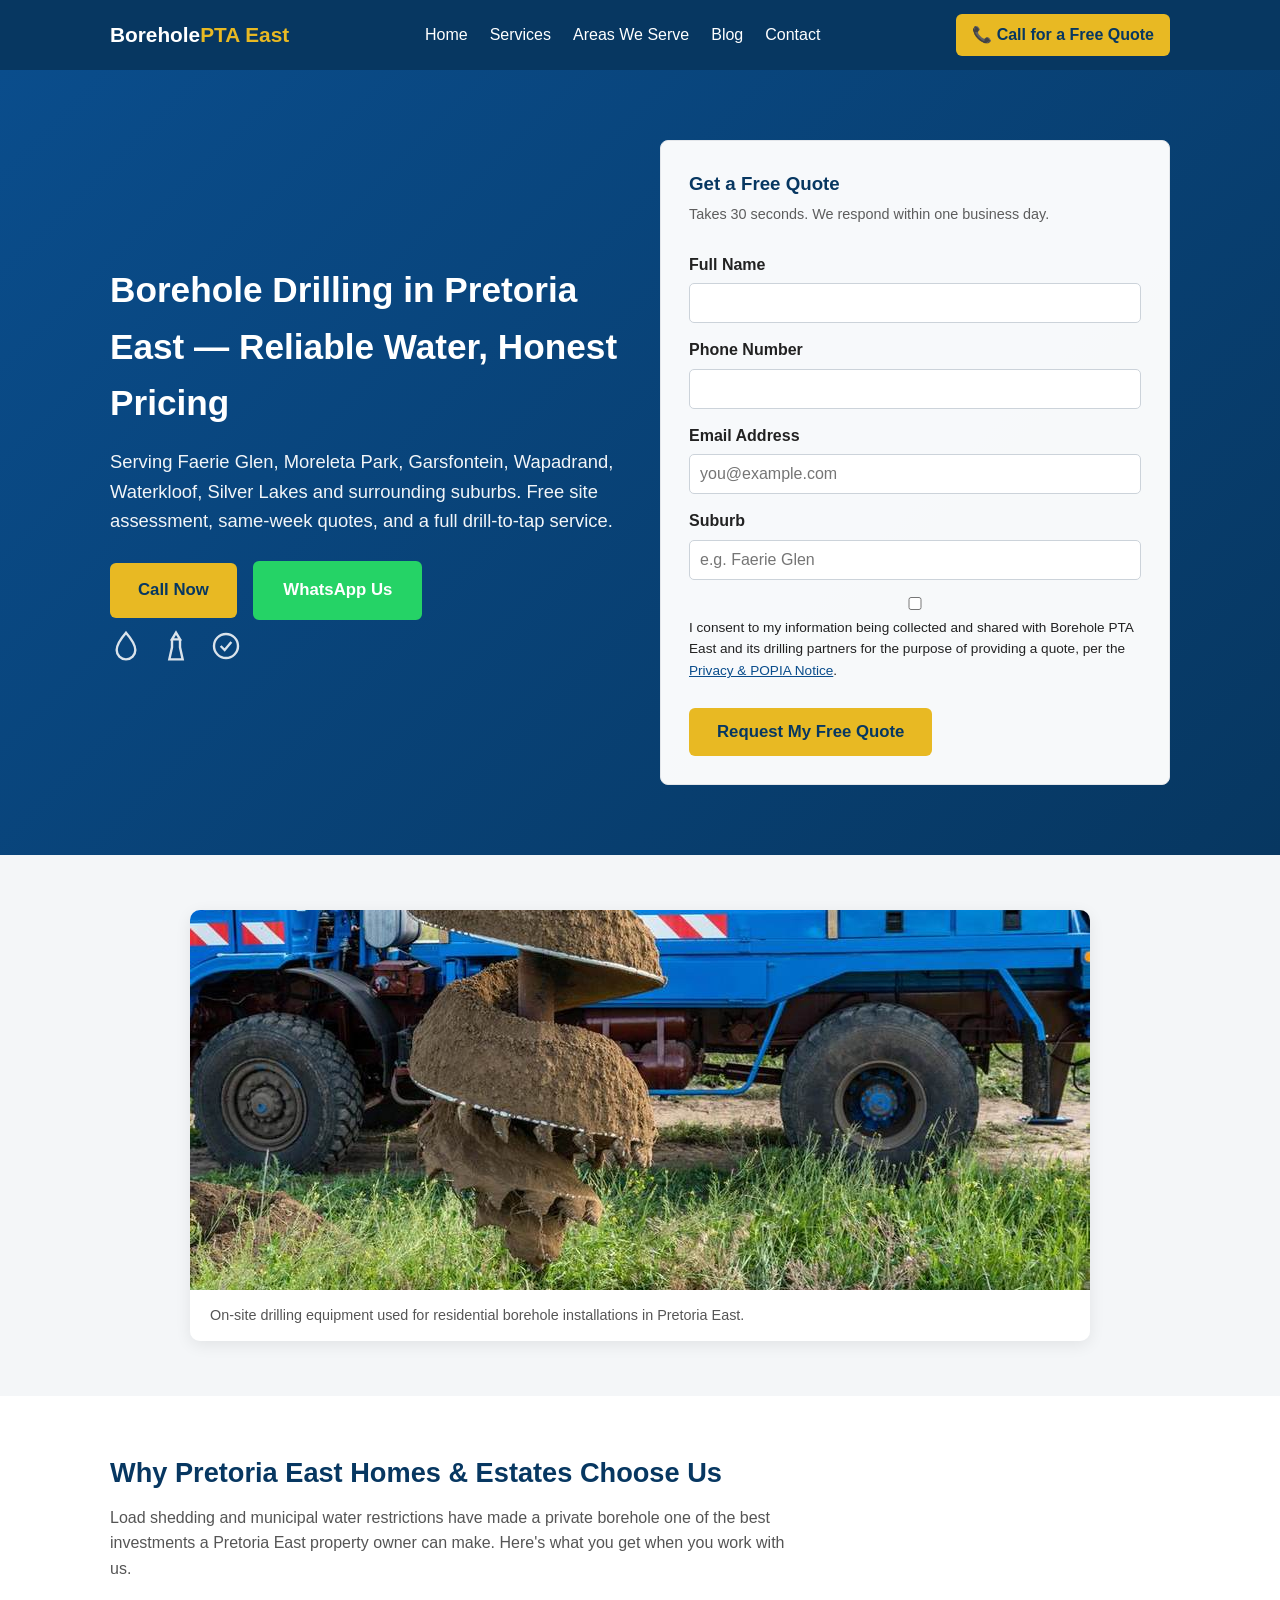
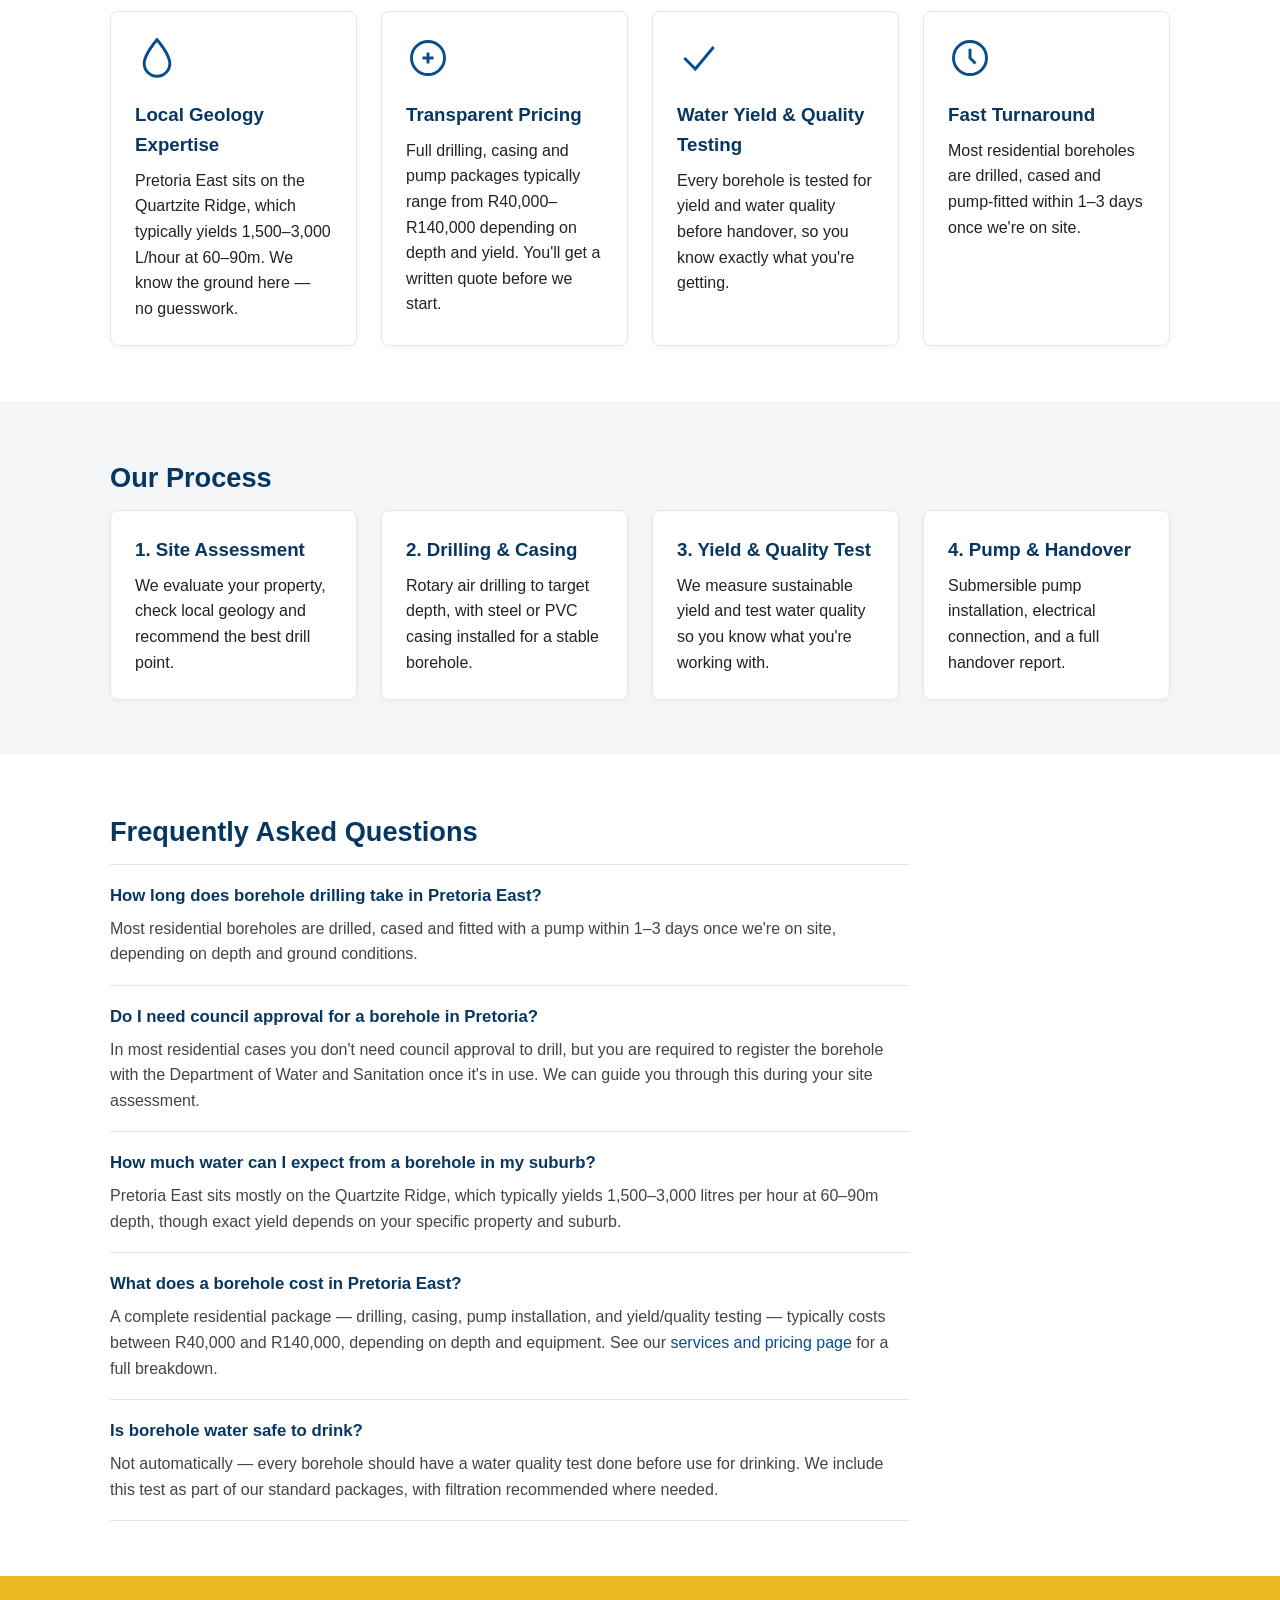
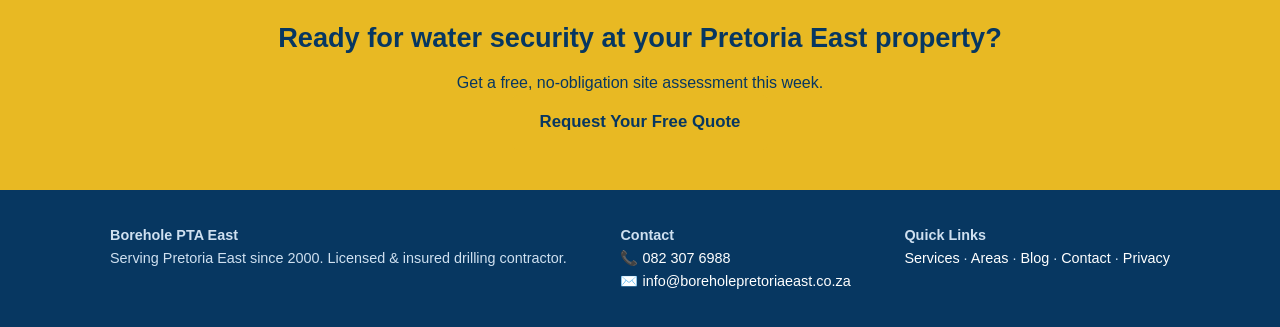
<file: borehole-site-upload/index.html>
<!DOCTYPE html>
<html lang="en-ZA">
<head>
<meta charset="UTF-8">
<meta name="viewport" content="width=device-width, initial-scale=1.0">
<title>Borehole Drilling Pretoria East | Fast Quotes, Water Yield Tests &amp; Installation</title>
<meta name="description" content="Trusted borehole drilling in Pretoria East - Faerie Glen, Moreleta Park, Garsfontein, Wapadrand &amp; more. Free site assessment, transparent pricing, same-week quotes. Call now.">
<link rel="canonical" href="https://www.boreholepretoriaeast.co.za/">
<meta property="og:title" content="Borehole Drilling Pretoria East">
<meta property="og:description" content="Local borehole drilling specialists serving Pretoria East. Water yield testing, pump installation, geological surveys.">
<meta property="og:type" content="website">
<link rel="stylesheet" href="css/style.css">
<script type="application/ld+json">
{
  "@context": "https://schema.org",
  "@type": "LocalBusiness",
  "name": "Pretoria East Borehole Drilling",
  "image": "",
  "@id": "https://www.boreholepretoriaeast.co.za/",
  "url": "https://www.boreholepretoriaeast.co.za/",
  "telephone": "+27-82-307-6988",
  "priceRange": "R40000-R140000",
  "address": {
    "@type": "PostalAddress",
    "addressLocality": "Pretoria East",
    "addressRegion": "Gauteng",
    "addressCountry": "ZA"
  },
  "areaServed": ["Faerie Glen","Garsfontein","Moreleta Park","Wapadrand","Waterkloof","Silver Lakes","Woodhill","Equestria","Mooikloof","Menlyn","Lynnwood","Brooklyn","Monument Park","Sunnyside","Arcadia"],
  "openingHours": "Mo-Sa 07:00-17:00"
}
</script>
<script type="application/ld+json">
{
  "@context": "https://schema.org",
  "@type": "FAQPage",
  "mainEntity": [
    {
      "@type": "Question",
      "name": "How long does borehole drilling take in Pretoria East?",
      "acceptedAnswer": {
        "@type": "Answer",
        "text": "Most residential boreholes are drilled, cased and fitted with a pump within 1-3 days once we're on site, depending on depth and ground conditions."
      }
    },
    {
      "@type": "Question",
      "name": "Do I need council approval for a borehole in Pretoria?",
      "acceptedAnswer": {
        "@type": "Answer",
        "text": "In most residential cases you don't need council approval to drill, but you are required to register the borehole with the Department of Water and Sanitation once it's in use."
      }
    },
    {
      "@type": "Question",
      "name": "How much water can I expect from a borehole in my suburb?",
      "acceptedAnswer": {
        "@type": "Answer",
        "text": "Pretoria East sits mostly on the Quartzite Ridge, which typically yields 1,500-3,000 litres per hour at 60-90m depth, though exact yield depends on your specific property and suburb."
      }
    },
    {
      "@type": "Question",
      "name": "What does a borehole cost in Pretoria East?",
      "acceptedAnswer": {
        "@type": "Answer",
        "text": "A complete residential package - drilling, casing, pump installation, and yield/quality testing - typically costs between R40,000 and R140,000, depending on depth and equipment."
      }
    },
    {
      "@type": "Question",
      "name": "Is borehole water safe to drink?",
      "acceptedAnswer": {
        "@type": "Answer",
        "text": "Not automatically - every borehole should have a water quality test done before use for drinking. This test is included as part of standard drilling packages, with filtration recommended where needed."
      }
    }
  ]
}
</script>
</head>
<body>
<header class="site-header">
  <div class="container">
    <a href="index.html" class="logo">Borehole<span>PTA East</span></a>
    <nav>
      <ul>
        <li><a href="index.html">Home</a></li>
        <li><a href="services.html">Services</a></li>
        <li><a href="areas.html">Areas We Serve</a></li>
        <li><a href="blog/index.html">Blog</a></li>
        <li><a href="contact.html">Contact</a></li>
      </ul>
    </nav>
    <a href="tel:+27823076988" class="phone-cta">📞 Call for a Free Quote</a>
  </div>
</header>

<section class="hero">
  <div class="container hero-flex">
    <div>
      <h1>Borehole Drilling in Pretoria East — Reliable Water, Honest Pricing</h1>
      <p>Serving Faerie Glen, Moreleta Park, Garsfontein, Wapadrand, Waterkloof, Silver Lakes and surrounding suburbs. Free site assessment, same-week quotes, and a full drill-to-tap service.</p>
      <a href="tel:+27823076988" class="btn">Call Now</a>
      <a href="https://wa.me/27823076988" class="btn btn-whatsapp">WhatsApp Us</a>
      <div class="hero-icons" aria-hidden="true">
        <svg viewBox="0 0 24 24" fill="none" stroke="currentColor" stroke-width="1.8"><path d="M12 2C12 2 5 10 5 15a7 7 0 0 0 14 0c0-5-7-13-7-13z"/></svg>
        <svg viewBox="0 0 24 24" fill="none" stroke="currentColor" stroke-width="1.8"><path d="M12 2l3 5h-6l3-5z"/><path d="M9 7v6l-2 9h10l-2-9V7"/></svg>
        <svg viewBox="0 0 24 24" fill="none" stroke="currentColor" stroke-width="1.8"><circle cx="12" cy="12" r="9"/><path d="M8 12l3 3 5-6"/></svg>
      </div>
    </div>
    <div>
      <form class="lead-form on-dark" action="https://api.web3forms.com/submit" method="POST">
        <input type="hidden" name="access_key" value="9bb05c2d-3dc0-4598-aff3-411facee20c3">
        <input type="hidden" name="subject" value="New Quote Request - Borehole PTA East (Homepage)">
        <input type="hidden" name="from_name" value="Borehole PTA East Website">
        <input type="hidden" name="redirect" value="thank-you.html">
        <h3 style="color:var(--blue-dark);margin-bottom:4px;">Get a Free Quote</h3>
        <p style="color:#555;font-size:.9rem;">Takes 30 seconds. We respond within one business day.</p>
        <label for="hf-name">Full Name</label>
        <input type="text" id="hf-name" name="name" required>

        <label for="hf-phone">Phone Number</label>
        <input type="tel" id="hf-phone" name="phone" required>

        <label for="hf-email">Email Address</label>
        <input type="email" id="hf-email" name="email" placeholder="you@example.com">

        <label for="hf-suburb">Suburb</label>
        <input type="text" id="hf-suburb" name="suburb" placeholder="e.g. Faerie Glen">

        <label class="consent-label">
          <input type="checkbox" name="popia_consent" required>
          <span>I consent to my information being collected and shared with Borehole PTA East and its drilling partners for the purpose of providing a quote, per the <a href="privacy-policy.html">Privacy &amp; POPIA Notice</a>.</span>
        </label>

        <button type="submit" class="btn">Request My Free Quote</button>
      </form>
    </div>
  </div>
</section>

<section class="alt">
  <div class="container">
    <div class="photo-feature">
      <img src="images/borehole-drilling-rig-optimized.jpeg" alt="Borehole drilling rig on site in Pretoria East" width="900" height="600" loading="lazy">
      <p class="photo-caption">On-site drilling equipment used for residential borehole installations in Pretoria East.</p>
    </div>
  </div>
</section>

<section>
  <div class="container">
    <h2>Why Pretoria East Homes &amp; Estates Choose Us</h2>
    <p class="lead">Load shedding and municipal water restrictions have made a private borehole one of the best investments a Pretoria East property owner can make. Here's what you get when you work with us.</p>
    <div class="grid">
      <div class="card">
        <svg class="card-icon" viewBox="0 0 24 24" fill="none" stroke="currentColor" stroke-width="1.6"><path d="M12 2C12 2 5 10 5 15a7 7 0 0 0 14 0c0-5-7-13-7-13z"/></svg>
        <h3>Local Geology Expertise</h3>
        <p>Pretoria East sits on the Quartzite Ridge, which typically yields 1,500–3,000 L/hour at 60–90m. We know the ground here — no guesswork.</p>
      </div>
      <div class="card">
        <svg class="card-icon" viewBox="0 0 24 24" fill="none" stroke="currentColor" stroke-width="1.6"><circle cx="12" cy="12" r="9"/><path d="M9 12h6M12 9v6"/></svg>
        <h3>Transparent Pricing</h3>
        <p>Full drilling, casing and pump packages typically range from R40,000–R140,000 depending on depth and yield. You'll get a written quote before we start.</p>
      </div>
      <div class="card">
        <svg class="card-icon" viewBox="0 0 24 24" fill="none" stroke="currentColor" stroke-width="1.6"><path d="M4 12l6 6L20 6"/></svg>
        <h3>Water Yield &amp; Quality Testing</h3>
        <p>Every borehole is tested for yield and water quality before handover, so you know exactly what you're getting.</p>
      </div>
      <div class="card">
        <svg class="card-icon" viewBox="0 0 24 24" fill="none" stroke="currentColor" stroke-width="1.6"><circle cx="12" cy="12" r="9"/><path d="M12 7v5l3 3"/></svg>
        <h3>Fast Turnaround</h3>
        <p>Most residential boreholes are drilled, cased and pump-fitted within 1–3 days once we're on site.</p>
      </div>
    </div>
  </div>
</section>

<section class="alt">
  <div class="container">
    <h2>Our Process</h2>
    <div class="grid">
      <div class="card"><h3>1. Site Assessment</h3><p>We evaluate your property, check local geology and recommend the best drill point.</p></div>
      <div class="card"><h3>2. Drilling &amp; Casing</h3><p>Rotary air drilling to target depth, with steel or PVC casing installed for a stable borehole.</p></div>
      <div class="card"><h3>3. Yield &amp; Quality Test</h3><p>We measure sustainable yield and test water quality so you know what you're working with.</p></div>
      <div class="card"><h3>4. Pump &amp; Handover</h3><p>Submersible pump installation, electrical connection, and a full handover report.</p></div>
    </div>
  </div>
</section>

<section>
  <div class="container">
    <h2>Frequently Asked Questions</h2>
    <div class="faq-item">
      <h3>How long does borehole drilling take in Pretoria East?</h3>
      <p>Most residential boreholes are drilled, cased and fitted with a pump within 1–3 days once we're on site, depending on depth and ground conditions.</p>
    </div>
    <div class="faq-item">
      <h3>Do I need council approval for a borehole in Pretoria?</h3>
      <p>In most residential cases you don't need council approval to drill, but you are required to register the borehole with the Department of Water and Sanitation once it's in use. We can guide you through this during your site assessment.</p>
    </div>
    <div class="faq-item">
      <h3>How much water can I expect from a borehole in my suburb?</h3>
      <p>Pretoria East sits mostly on the Quartzite Ridge, which typically yields 1,500–3,000 litres per hour at 60–90m depth, though exact yield depends on your specific property and suburb.</p>
    </div>
    <div class="faq-item">
      <h3>What does a borehole cost in Pretoria East?</h3>
      <p>A complete residential package — drilling, casing, pump installation, and yield/quality testing — typically costs between R40,000 and R140,000, depending on depth and equipment. See our <a href="services.html">services and pricing page</a> for a full breakdown.</p>
    </div>
    <div class="faq-item">
      <h3>Is borehole water safe to drink?</h3>
      <p>Not automatically — every borehole should have a water quality test done before use for drinking. We include this test as part of our standard packages, with filtration recommended where needed.</p>
    </div>
  </div>
</section>

<section class="cta-strip">
  <div class="container">
    <h2>Ready for water security at your Pretoria East property?</h2>
    <p>Get a free, no-obligation site assessment this week.</p>
    <a href="contact.html" class="btn">Request Your Free Quote</a>
  </div>
</section>

<footer>
  <div class="container footer-cols">
    <div>
      <strong>Borehole PTA East</strong>
      <p>Serving Pretoria East since 2000. Licensed &amp; insured drilling contractor.</p>
    </div>
    <div>
      <strong>Contact</strong>
      <p>📞 <a href="tel:+27823076988">082 307 6988</a><br>✉️ <a href="mailto:info@boreholepretoriaeast.co.za">info@boreholepretoriaeast.co.za</a></p>
    </div>
    <div>
      <strong>Quick Links</strong>
      <p><a href="services.html">Services</a> · <a href="areas.html">Areas</a> · <a href="blog/index.html">Blog</a> · <a href="contact.html">Contact</a> · <a href="privacy-policy.html">Privacy</a></p>
    </div>
  </div>
</footer>
</body>
</html>
</file>
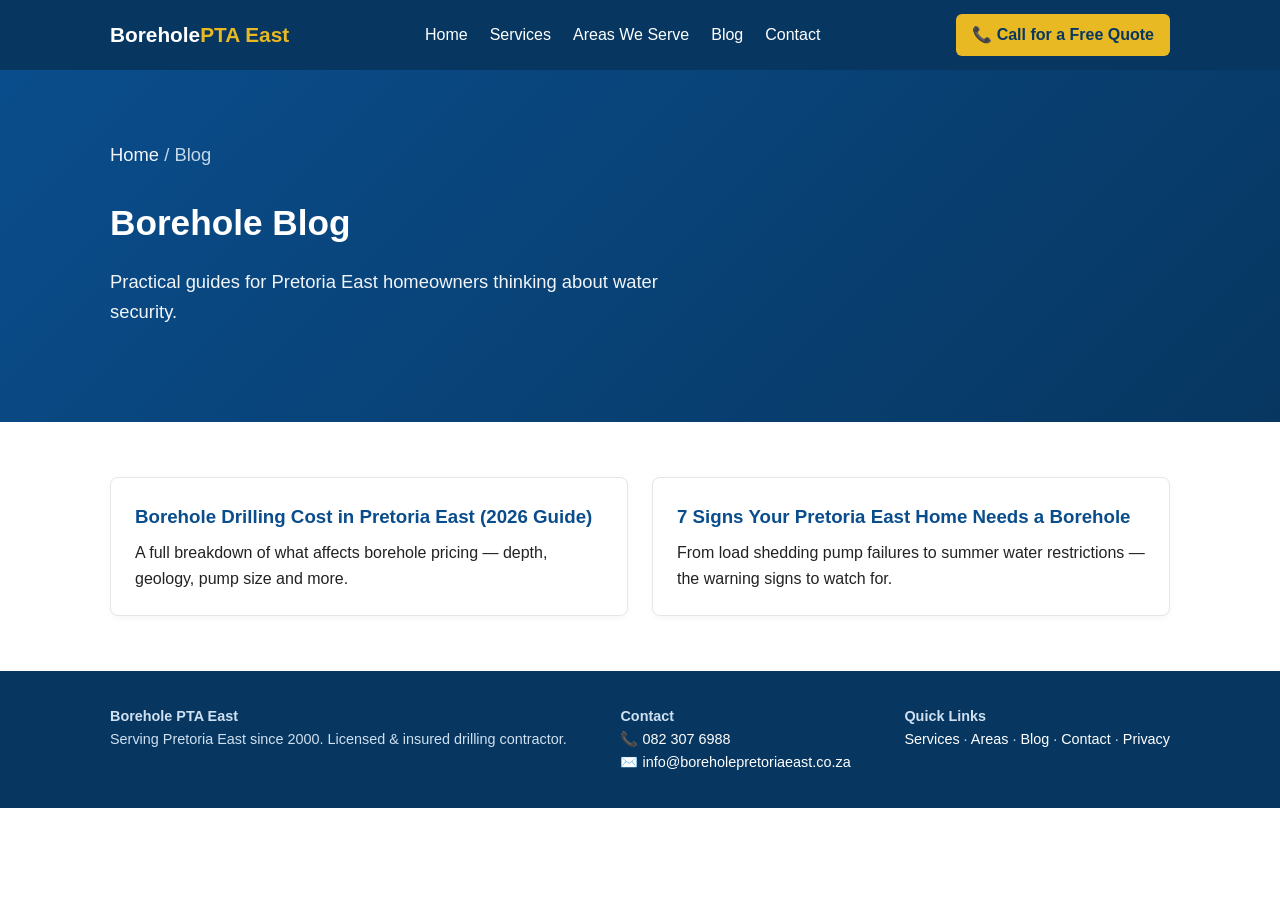
<file: borehole-site-upload/blog/index.html>
<!DOCTYPE html>
<html lang="en-ZA">
<head>
<meta charset="UTF-8">
<meta name="viewport" content="width=device-width, initial-scale=1.0">
<title>Borehole Blog | Tips &amp; Guides for Pretoria East Homeowners</title>
<meta name="description" content="Guides on borehole costs, maintenance and water security for Pretoria East homeowners.">
<link rel="canonical" href="https://www.boreholepretoriaeast.co.za/blog/index.html">
<link rel="stylesheet" href="../css/style.css">
<script type="application/ld+json">
{
  "@context": "https://schema.org",
  "@type": "BreadcrumbList",
  "itemListElement": [
    {"@type": "ListItem", "position": 1, "name": "Home", "item": "https://www.boreholepretoriaeast.co.za/"},
    {"@type": "ListItem", "position": 2, "name": "Blog", "item": "https://www.boreholepretoriaeast.co.za/blog/index.html"}
  ]
}
</script>
</head>
<body>
<header class="site-header">
  <div class="container">
    <a href="../index.html" class="logo">Borehole<span>PTA East</span></a>
    <nav><ul>
      <li><a href="../index.html">Home</a></li>
      <li><a href="../services.html">Services</a></li>
      <li><a href="../areas.html">Areas We Serve</a></li>
      <li><a href="index.html">Blog</a></li>
      <li><a href="../contact.html">Contact</a></li>
    </ul></nav>
    <a href="tel:+27823076988" class="phone-cta">📞 Call for a Free Quote</a>
  </div>
</header>

<section class="hero">
  <div class="container">
    <p class="breadcrumb" style="color:#cfe0f0;"><a href="../index.html" style="color:#fff;">Home</a> / Blog</p>
    <h1>Borehole Blog</h1>
    <p>Practical guides for Pretoria East homeowners thinking about water security.</p>
  </div>
</section>

<section>
  <div class="container">
    <div class="grid">
      <div class="card">
        <h3><a href="borehole-cost-pretoria-east-2026.html">Borehole Drilling Cost in Pretoria East (2026 Guide)</a></h3>
        <p>A full breakdown of what affects borehole pricing — depth, geology, pump size and more.</p>
      </div>
      <div class="card">
        <h3><a href="signs-you-need-a-borehole.html">7 Signs Your Pretoria East Home Needs a Borehole</a></h3>
        <p>From load shedding pump failures to summer water restrictions — the warning signs to watch for.</p>
      </div>
    </div>
  </div>
</section>

<footer>
  <div class="container footer-cols">
    <div><strong>Borehole PTA East</strong><p>Serving Pretoria East since 2000. Licensed &amp; insured drilling contractor.</p></div>
    <div><strong>Contact</strong><p>📞 <a href="tel:+27823076988">082 307 6988</a><br>✉️ <a href="mailto:info@boreholepretoriaeast.co.za">info@boreholepretoriaeast.co.za</a></p></div>
    <div><strong>Quick Links</strong><p><a href="../services.html">Services</a> · <a href="../areas.html">Areas</a> · <a href="index.html">Blog</a> · <a href="../contact.html">Contact</a> · <a href="../privacy-policy.html">Privacy</a></p></div>
  </div>
</footer>
</body>
</html>
</file>
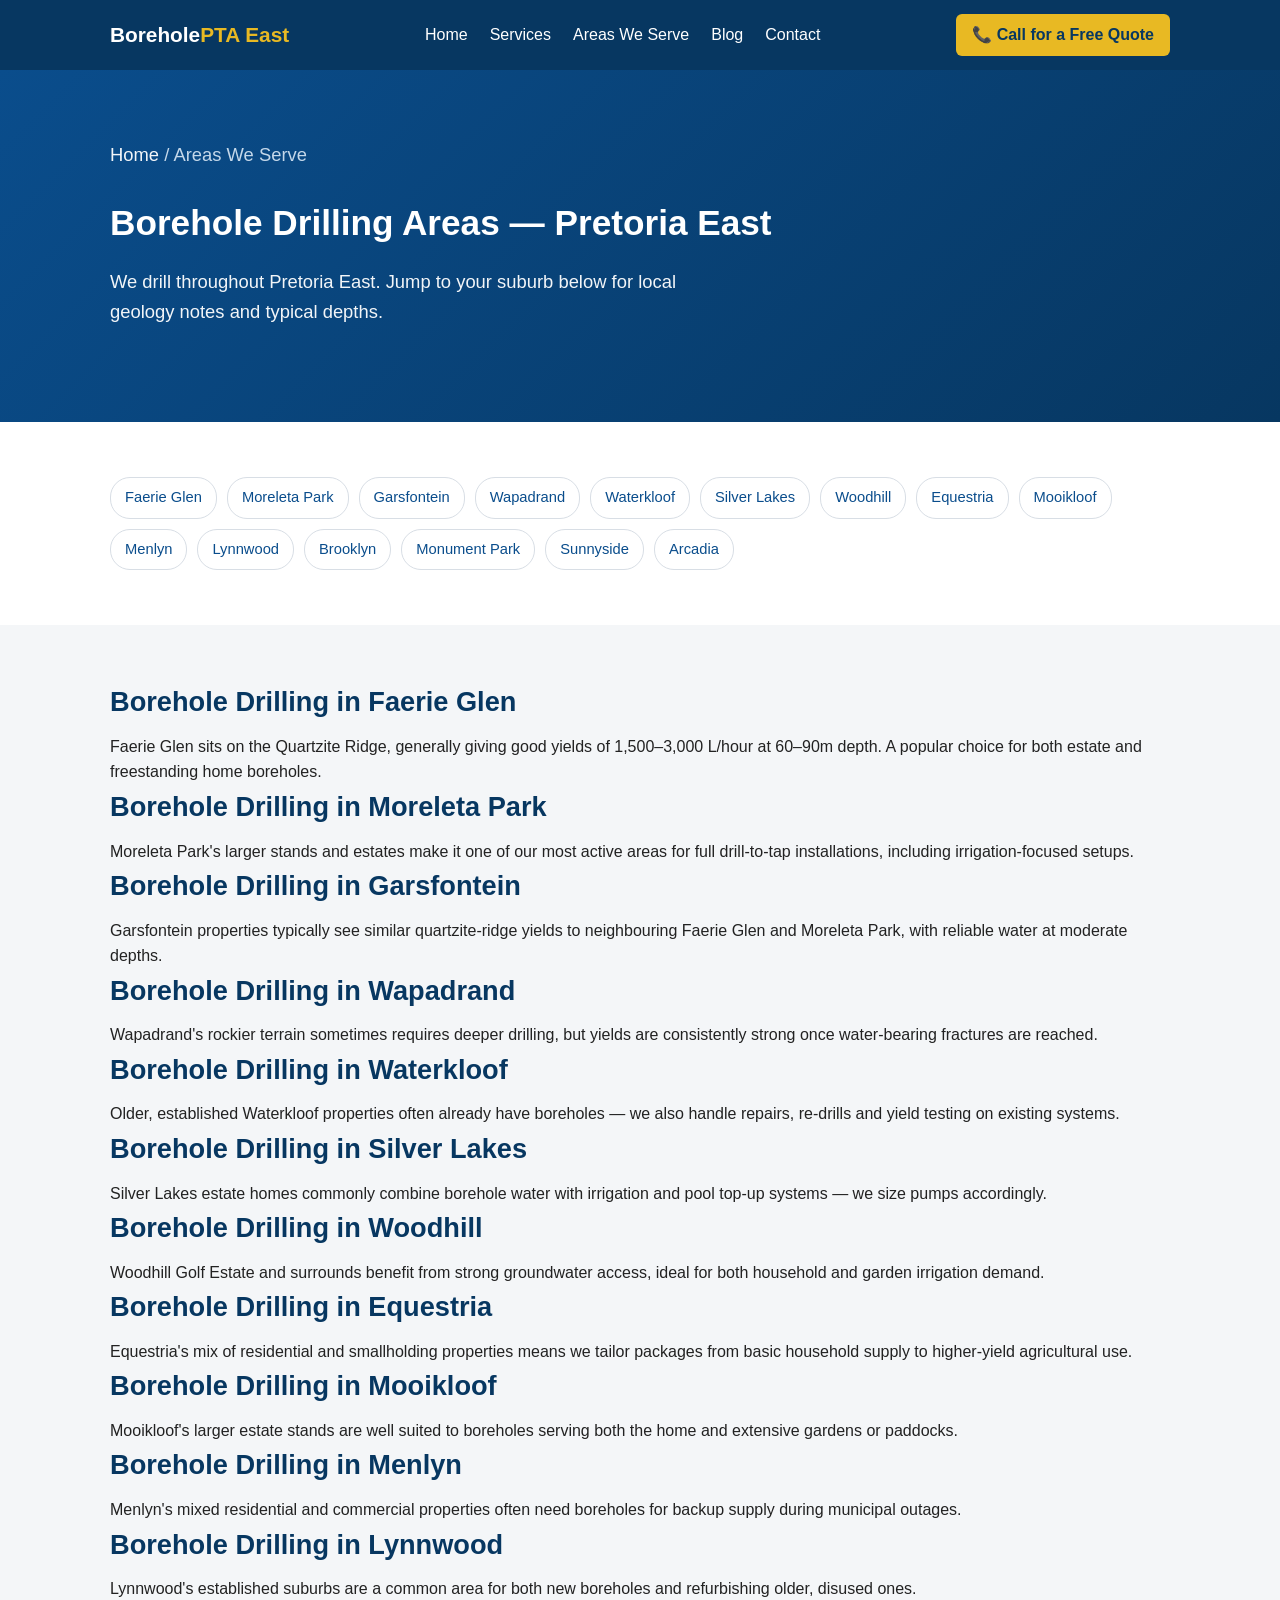
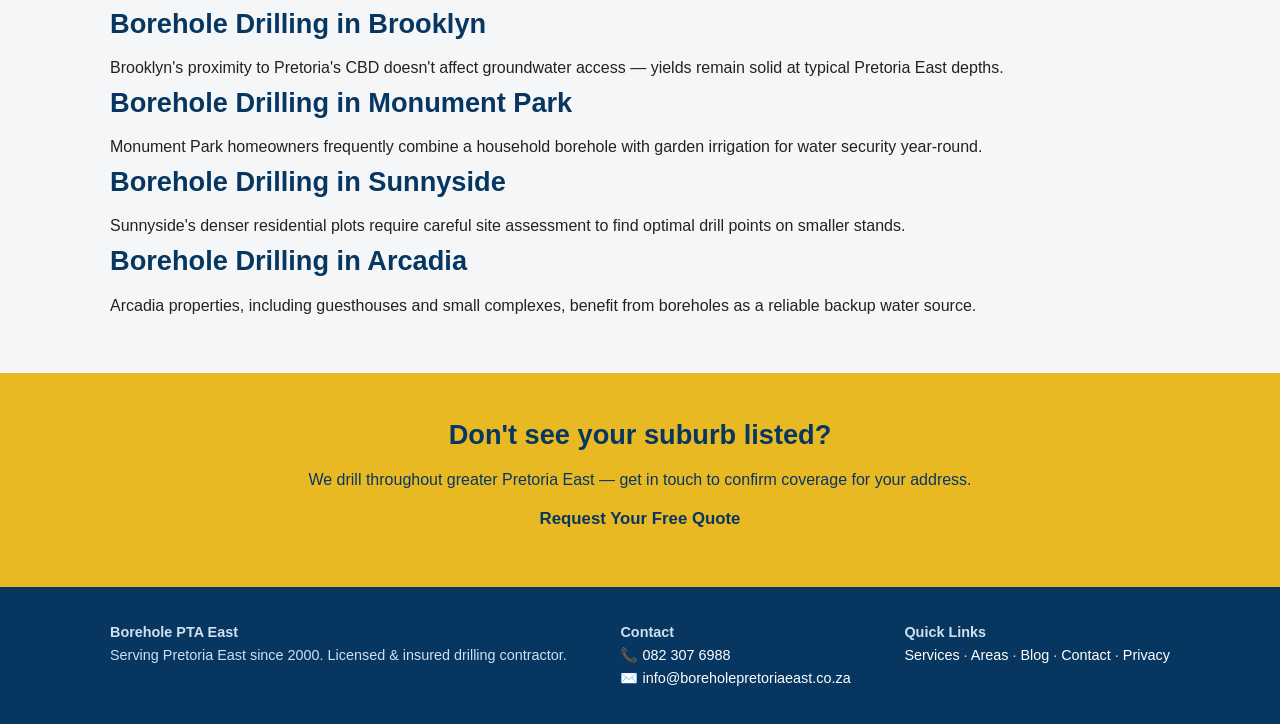
<file: borehole-site-upload/areas.html>
<!DOCTYPE html>
<html lang="en-ZA">
<head>
<meta charset="UTF-8">
<meta name="viewport" content="width=device-width, initial-scale=1.0">
<title>Borehole Drilling by Suburb | Pretoria East Areas We Serve</title>
<meta name="description" content="Borehole drilling services in Faerie Glen, Moreleta Park, Garsfontein, Wapadrand, Waterkloof, Silver Lakes, Woodhill, Equestria, Mooikloof, Menlyn, Lynnwood and more.">
<link rel="canonical" href="https://www.boreholepretoriaeast.co.za/areas.html">
<link rel="stylesheet" href="css/style.css">
<script type="application/ld+json">
{
  "@context": "https://schema.org",
  "@type": "BreadcrumbList",
  "itemListElement": [
    {"@type": "ListItem", "position": 1, "name": "Home", "item": "https://www.boreholepretoriaeast.co.za/"},
    {"@type": "ListItem", "position": 2, "name": "Areas We Serve", "item": "https://www.boreholepretoriaeast.co.za/areas.html"}
  ]
}
</script>
</head>
<body>
<header class="site-header">
  <div class="container">
    <a href="index.html" class="logo">Borehole<span>PTA East</span></a>
    <nav><ul>
      <li><a href="index.html">Home</a></li>
      <li><a href="services.html">Services</a></li>
      <li><a href="areas.html">Areas We Serve</a></li>
      <li><a href="blog/index.html">Blog</a></li>
      <li><a href="contact.html">Contact</a></li>
    </ul></nav>
    <a href="tel:+27823076988" class="phone-cta">📞 Call for a Free Quote</a>
  </div>
</header>

<section class="hero">
  <div class="container">
    <p class="breadcrumb" style="color:#cfe0f0;"><a href="index.html" style="color:#fff;">Home</a> / Areas We Serve</p>
    <h1>Borehole Drilling Areas — Pretoria East</h1>
    <p>We drill throughout Pretoria East. Jump to your suburb below for local geology notes and typical depths.</p>
  </div>
</section>

<section>
  <div class="container">
    <div class="area-list">
      <a href="#faerie-glen">Faerie Glen</a>
      <a href="#moreleta-park">Moreleta Park</a>
      <a href="#garsfontein">Garsfontein</a>
      <a href="#wapadrand">Wapadrand</a>
      <a href="#waterkloof">Waterkloof</a>
      <a href="#silver-lakes">Silver Lakes</a>
      <a href="#woodhill">Woodhill</a>
      <a href="#equestria">Equestria</a>
      <a href="#mooikloof">Mooikloof</a>
      <a href="#menlyn">Menlyn</a>
      <a href="#lynnwood">Lynnwood</a>
      <a href="#brooklyn">Brooklyn</a>
      <a href="#monument-park">Monument Park</a>
      <a href="#sunnyside">Sunnyside</a>
      <a href="#arcadia">Arcadia</a>
    </div>
  </div>
</section>

<section class="alt">
  <div class="container">
    <h2 id="faerie-glen">Borehole Drilling in Faerie Glen</h2>
    <p>Faerie Glen sits on the Quartzite Ridge, generally giving good yields of 1,500–3,000 L/hour at 60–90m depth. A popular choice for both estate and freestanding home boreholes.</p>

    <h2 id="moreleta-park">Borehole Drilling in Moreleta Park</h2>
    <p>Moreleta Park's larger stands and estates make it one of our most active areas for full drill-to-tap installations, including irrigation-focused setups.</p>

    <h2 id="garsfontein">Borehole Drilling in Garsfontein</h2>
    <p>Garsfontein properties typically see similar quartzite-ridge yields to neighbouring Faerie Glen and Moreleta Park, with reliable water at moderate depths.</p>

    <h2 id="wapadrand">Borehole Drilling in Wapadrand</h2>
    <p>Wapadrand's rockier terrain sometimes requires deeper drilling, but yields are consistently strong once water-bearing fractures are reached.</p>

    <h2 id="waterkloof">Borehole Drilling in Waterkloof</h2>
    <p>Older, established Waterkloof properties often already have boreholes — we also handle repairs, re-drills and yield testing on existing systems.</p>

    <h2 id="silver-lakes">Borehole Drilling in Silver Lakes</h2>
    <p>Silver Lakes estate homes commonly combine borehole water with irrigation and pool top-up systems — we size pumps accordingly.</p>

    <h2 id="woodhill">Borehole Drilling in Woodhill</h2>
    <p>Woodhill Golf Estate and surrounds benefit from strong groundwater access, ideal for both household and garden irrigation demand.</p>

    <h2 id="equestria">Borehole Drilling in Equestria</h2>
    <p>Equestria's mix of residential and smallholding properties means we tailor packages from basic household supply to higher-yield agricultural use.</p>

    <h2 id="mooikloof">Borehole Drilling in Mooikloof</h2>
    <p>Mooikloof's larger estate stands are well suited to boreholes serving both the home and extensive gardens or paddocks.</p>

    <h2 id="menlyn">Borehole Drilling in Menlyn</h2>
    <p>Menlyn's mixed residential and commercial properties often need boreholes for backup supply during municipal outages.</p>

    <h2 id="lynnwood">Borehole Drilling in Lynnwood</h2>
    <p>Lynnwood's established suburbs are a common area for both new boreholes and refurbishing older, disused ones.</p>

    <h2 id="brooklyn">Borehole Drilling in Brooklyn</h2>
    <p>Brooklyn's proximity to Pretoria's CBD doesn't affect groundwater access — yields remain solid at typical Pretoria East depths.</p>

    <h2 id="monument-park">Borehole Drilling in Monument Park</h2>
    <p>Monument Park homeowners frequently combine a household borehole with garden irrigation for water security year-round.</p>

    <h2 id="sunnyside">Borehole Drilling in Sunnyside</h2>
    <p>Sunnyside's denser residential plots require careful site assessment to find optimal drill points on smaller stands.</p>

    <h2 id="arcadia">Borehole Drilling in Arcadia</h2>
    <p>Arcadia properties, including guesthouses and small complexes, benefit from boreholes as a reliable backup water source.</p>
  </div>
</section>

<section class="cta-strip">
  <div class="container">
    <h2>Don't see your suburb listed?</h2>
    <p>We drill throughout greater Pretoria East — get in touch to confirm coverage for your address.</p>
    <a href="contact.html" class="btn">Request Your Free Quote</a>
  </div>
</section>

<footer>
  <div class="container footer-cols">
    <div><strong>Borehole PTA East</strong><p>Serving Pretoria East since 2000. Licensed &amp; insured drilling contractor.</p></div>
    <div><strong>Contact</strong><p>📞 <a href="tel:+27823076988">082 307 6988</a><br>✉️ <a href="mailto:info@boreholepretoriaeast.co.za">info@boreholepretoriaeast.co.za</a></p></div>
    <div><strong>Quick Links</strong><p><a href="services.html">Services</a> · <a href="areas.html">Areas</a> · <a href="blog/index.html">Blog</a> · <a href="contact.html">Contact</a> · <a href="privacy-policy.html">Privacy</a></p></div>
  </div>
</footer>
</body>
</html>
</file>
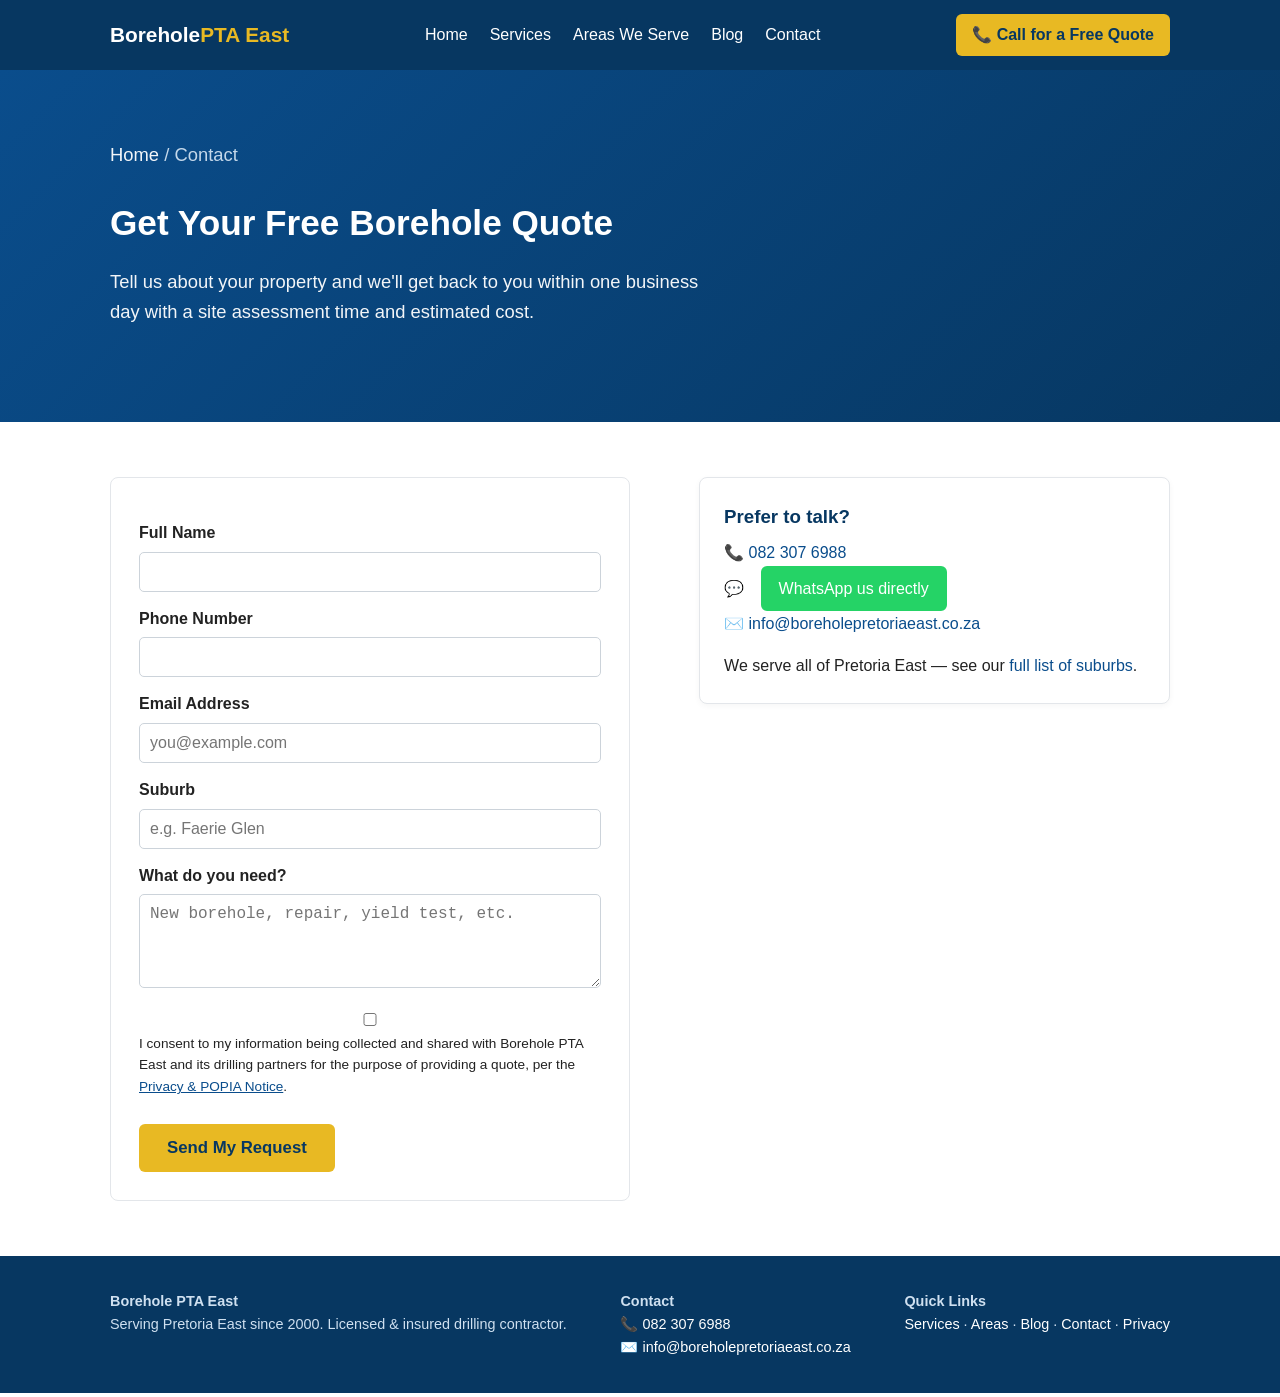
<file: borehole-site-upload/contact.html>
<!DOCTYPE html>
<html lang="en-ZA">
<head>
<meta charset="UTF-8">
<meta name="viewport" content="width=device-width, initial-scale=1.0">
<title>Contact Us | Free Borehole Quote in Pretoria East</title>
<meta name="description" content="Get a free borehole drilling quote in Pretoria East. Call, WhatsApp or fill in the form and we'll respond within one business day.">
<link rel="canonical" href="https://www.boreholepretoriaeast.co.za/contact.html">
<link rel="stylesheet" href="css/style.css">
<script type="application/ld+json">
{
  "@context": "https://schema.org",
  "@type": "BreadcrumbList",
  "itemListElement": [
    {"@type": "ListItem", "position": 1, "name": "Home", "item": "https://www.boreholepretoriaeast.co.za/"},
    {"@type": "ListItem", "position": 2, "name": "Contact", "item": "https://www.boreholepretoriaeast.co.za/contact.html"}
  ]
}
</script>
</head>
<body>
<header class="site-header">
  <div class="container">
    <a href="index.html" class="logo">Borehole<span>PTA East</span></a>
    <nav><ul>
      <li><a href="index.html">Home</a></li>
      <li><a href="services.html">Services</a></li>
      <li><a href="areas.html">Areas We Serve</a></li>
      <li><a href="blog/index.html">Blog</a></li>
      <li><a href="contact.html">Contact</a></li>
    </ul></nav>
    <a href="tel:+27823076988" class="phone-cta">📞 Call for a Free Quote</a>
  </div>
</header>

<section class="hero">
  <div class="container">
    <p class="breadcrumb" style="color:#cfe0f0;"><a href="index.html" style="color:#fff;">Home</a> / Contact</p>
    <h1>Get Your Free Borehole Quote</h1>
    <p>Tell us about your property and we'll get back to you within one business day with a site assessment time and estimated cost.</p>
  </div>
</section>

<section>
  <div class="container">
    <div class="grid" style="grid-template-columns:1.2fr 1fr;">
      <form class="lead-form" action="https://api.web3forms.com/submit" method="POST">
        <input type="hidden" name="access_key" value="9bb05c2d-3dc0-4598-aff3-411facee20c3">
        <input type="hidden" name="subject" value="New Quote Request - Borehole PTA East (Contact Page)">
        <input type="hidden" name="from_name" value="Borehole PTA East Website">
        <input type="hidden" name="redirect" value="thank-you.html">
        <label for="name">Full Name</label>
        <input type="text" id="name" name="name" required>

        <label for="phone">Phone Number</label>
        <input type="tel" id="phone" name="phone" required>

        <label for="email">Email Address</label>
        <input type="email" id="email" name="email" placeholder="you@example.com">

        <label for="suburb">Suburb</label>
        <input type="text" id="suburb" name="suburb" placeholder="e.g. Faerie Glen">

        <label for="message">What do you need?</label>
        <textarea id="message" name="message" rows="4" placeholder="New borehole, repair, yield test, etc."></textarea>

        <label class="consent-label">
          <input type="checkbox" name="popia_consent" required>
          <span>I consent to my information being collected and shared with Borehole PTA East and its drilling partners for the purpose of providing a quote, per the <a href="privacy-policy.html">Privacy &amp; POPIA Notice</a>.</span>
        </label>

        <button type="submit" class="btn">Send My Request</button>
      </form>

      <div>
        <div class="card">
          <h3>Prefer to talk?</h3>
          <p>📞 <a href="tel:+27823076988">082 307 6988</a></p>
          <p>💬 <a href="https://wa.me/27823076988" class="btn-whatsapp" style="display:inline-block;padding:8px 16px;border-radius:6px;">WhatsApp us directly</a></p>
          <p>✉️ <a href="mailto:info@boreholepretoriaeast.co.za">info@boreholepretoriaeast.co.za</a></p>
          <p style="margin-top:16px;">We serve all of Pretoria East — see our <a href="areas.html">full list of suburbs</a>.</p>
        </div>
      </div>
    </div>
  </div>
</section>

<footer>
  <div class="container footer-cols">
    <div><strong>Borehole PTA East</strong><p>Serving Pretoria East since 2000. Licensed &amp; insured drilling contractor.</p></div>
    <div><strong>Contact</strong><p>📞 <a href="tel:+27823076988">082 307 6988</a><br>✉️ <a href="mailto:info@boreholepretoriaeast.co.za">info@boreholepretoriaeast.co.za</a></p></div>
    <div><strong>Quick Links</strong><p><a href="services.html">Services</a> · <a href="areas.html">Areas</a> · <a href="blog/index.html">Blog</a> · <a href="contact.html">Contact</a> · <a href="privacy-policy.html">Privacy</a></p></div>
  </div>
</footer>
</body>
</html>
</file>
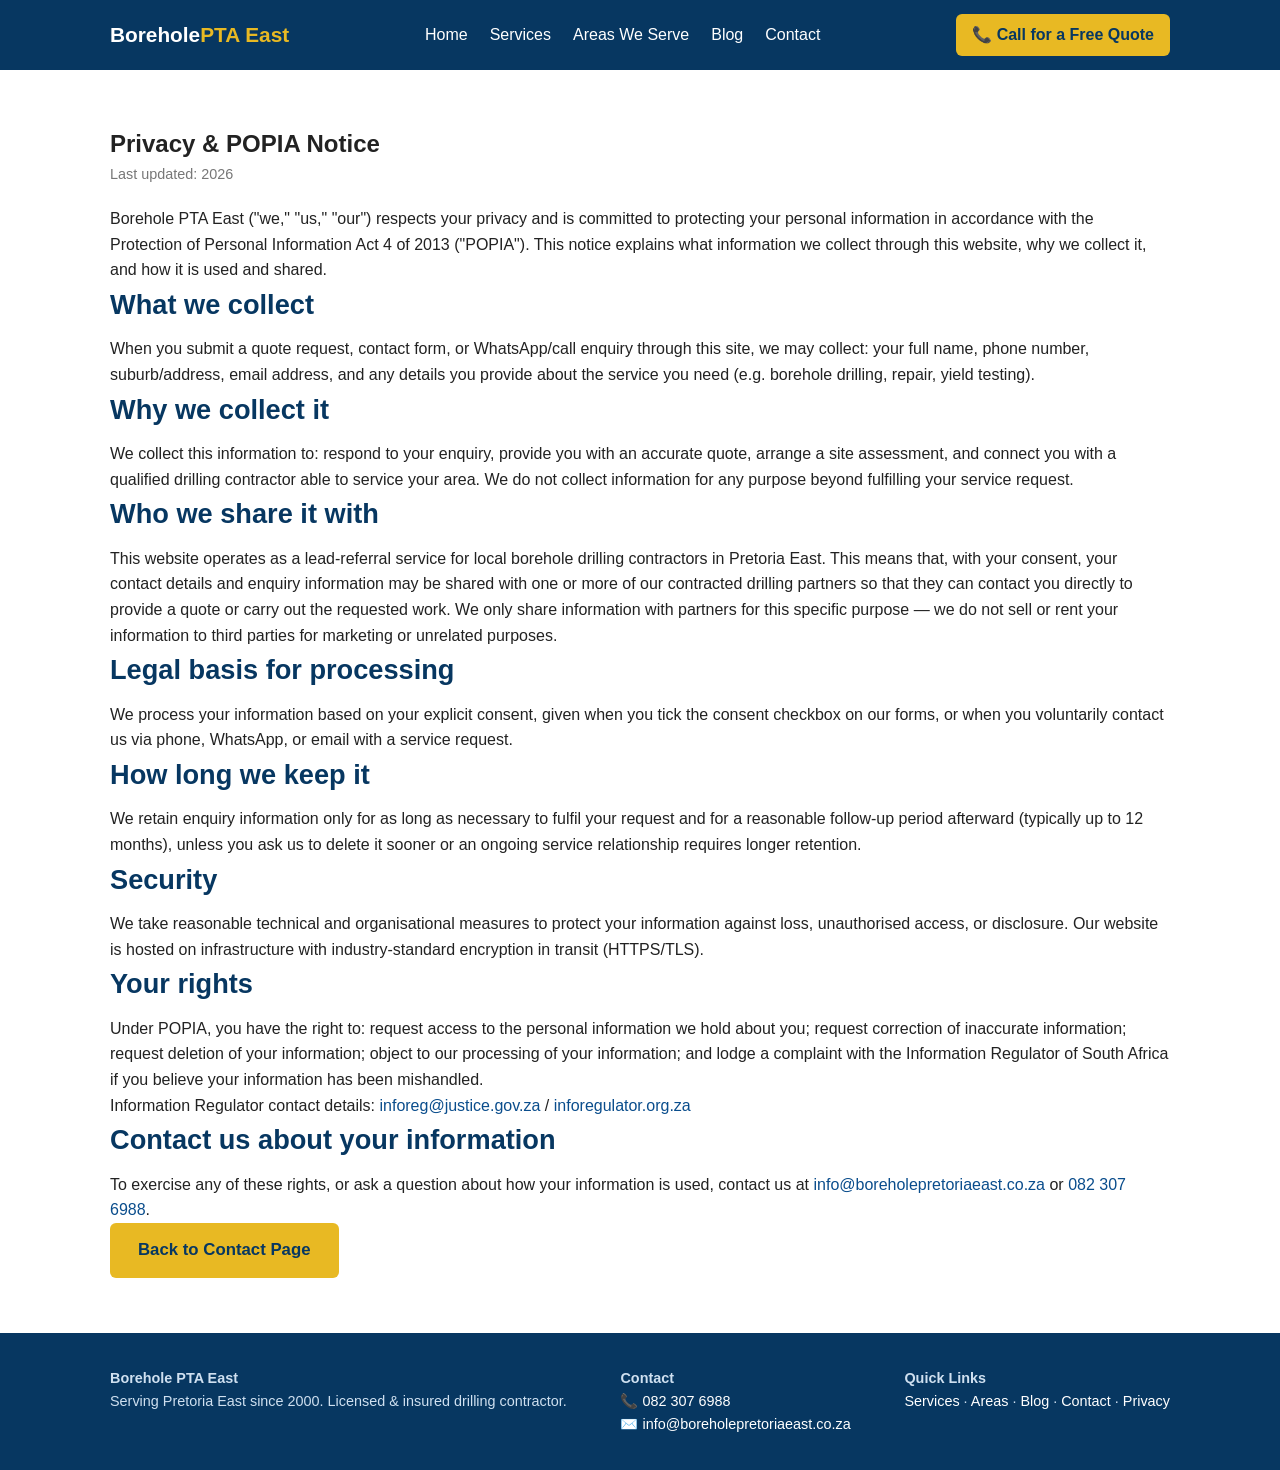
<file: borehole-site-upload/privacy-policy.html>
<!DOCTYPE html>
<html lang="en-ZA">
<head>
<meta charset="UTF-8">
<meta name="viewport" content="width=device-width, initial-scale=1.0">
<title>Privacy &amp; POPIA Notice | Borehole PTA East</title>
<meta name="description" content="How Borehole PTA East collects, uses and shares your personal information in accordance with South Africa's Protection of Personal Information Act (POPIA).">
<link rel="canonical" href="https://www.boreholepretoriaeast.co.za/privacy-policy.html">
<meta name="robots" content="noindex, follow">
<link rel="stylesheet" href="css/style.css">
</head>
<body>
<header class="site-header">
  <div class="container">
    <a href="index.html" class="logo">Borehole<span>PTA East</span></a>
    <nav><ul>
      <li><a href="index.html">Home</a></li>
      <li><a href="services.html">Services</a></li>
      <li><a href="areas.html">Areas We Serve</a></li>
      <li><a href="blog/index.html">Blog</a></li>
      <li><a href="contact.html">Contact</a></li>
    </ul></nav>
    <a href="tel:+27823076988" class="phone-cta">📞 Call for a Free Quote</a>
  </div>
</header>

<section>
  <div class="container">
    <h1>Privacy &amp; POPIA Notice</h1>
    <p class="blog-post-meta">Last updated: 2026</p>

    <p>Borehole PTA East ("we," "us," "our") respects your privacy and is committed to protecting your personal information in accordance with the Protection of Personal Information Act 4 of 2013 ("POPIA"). This notice explains what information we collect through this website, why we collect it, and how it is used and shared.</p>

    <h2>What we collect</h2>
    <p>When you submit a quote request, contact form, or WhatsApp/call enquiry through this site, we may collect: your full name, phone number, suburb/address, email address, and any details you provide about the service you need (e.g. borehole drilling, repair, yield testing).</p>

    <h2>Why we collect it</h2>
    <p>We collect this information to: respond to your enquiry, provide you with an accurate quote, arrange a site assessment, and connect you with a qualified drilling contractor able to service your area. We do not collect information for any purpose beyond fulfilling your service request.</p>

    <h2>Who we share it with</h2>
    <p>This website operates as a lead-referral service for local borehole drilling contractors in Pretoria East. This means that, with your consent, your contact details and enquiry information may be shared with one or more of our contracted drilling partners so that they can contact you directly to provide a quote or carry out the requested work. We only share information with partners for this specific purpose — we do not sell or rent your information to third parties for marketing or unrelated purposes.</p>

    <h2>Legal basis for processing</h2>
    <p>We process your information based on your explicit consent, given when you tick the consent checkbox on our forms, or when you voluntarily contact us via phone, WhatsApp, or email with a service request.</p>

    <h2>How long we keep it</h2>
    <p>We retain enquiry information only for as long as necessary to fulfil your request and for a reasonable follow-up period afterward (typically up to 12 months), unless you ask us to delete it sooner or an ongoing service relationship requires longer retention.</p>

    <h2>Security</h2>
    <p>We take reasonable technical and organisational measures to protect your information against loss, unauthorised access, or disclosure. Our website is hosted on infrastructure with industry-standard encryption in transit (HTTPS/TLS).</p>

    <h2>Your rights</h2>
    <p>Under POPIA, you have the right to: request access to the personal information we hold about you; request correction of inaccurate information; request deletion of your information; object to our processing of your information; and lodge a complaint with the Information Regulator of South Africa if you believe your information has been mishandled.</p>
    <p>Information Regulator contact details: <a href="mailto:inforeg@justice.gov.za">inforeg@justice.gov.za</a> / <a href="https://inforegulator.org.za" target="_blank" rel="noopener">inforegulator.org.za</a></p>

    <h2>Contact us about your information</h2>
    <p>To exercise any of these rights, or ask a question about how your information is used, contact us at <a href="mailto:info@boreholepretoriaeast.co.za">info@boreholepretoriaeast.co.za</a> or <a href="tel:+27823076988">082 307 6988</a>.</p>

    <p><a href="contact.html" class="btn">Back to Contact Page</a></p>
  </div>
</section>

<footer>
  <div class="container footer-cols">
    <div><strong>Borehole PTA East</strong><p>Serving Pretoria East since 2000. Licensed &amp; insured drilling contractor.</p></div>
    <div><strong>Contact</strong><p>📞 <a href="tel:+27823076988">082 307 6988</a><br>✉️ <a href="mailto:info@boreholepretoriaeast.co.za">info@boreholepretoriaeast.co.za</a></p></div>
    <div><strong>Quick Links</strong><p><a href="services.html">Services</a> · <a href="areas.html">Areas</a> · <a href="blog/index.html">Blog</a> · <a href="contact.html">Contact</a> · <a href="privacy-policy.html">Privacy</a></p></div>
  </div>
</footer>
</body>
</html>
</file>
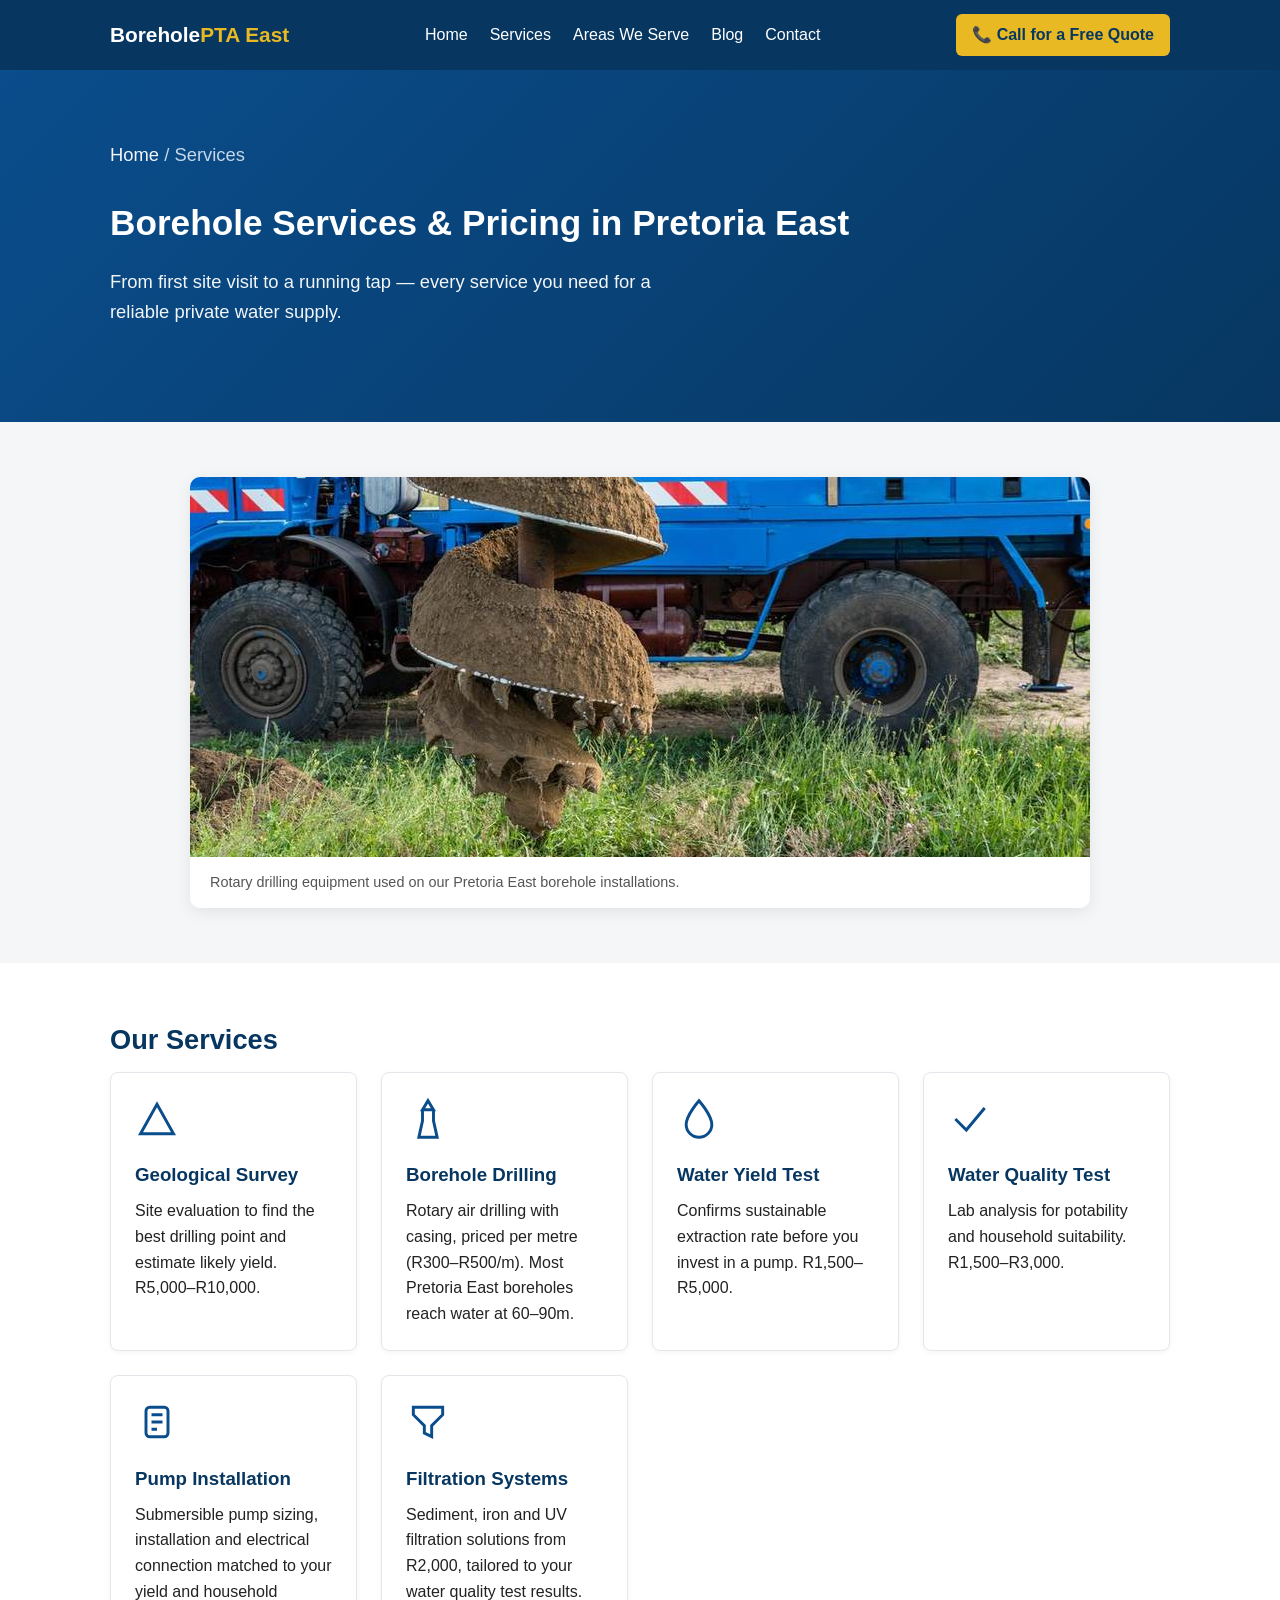
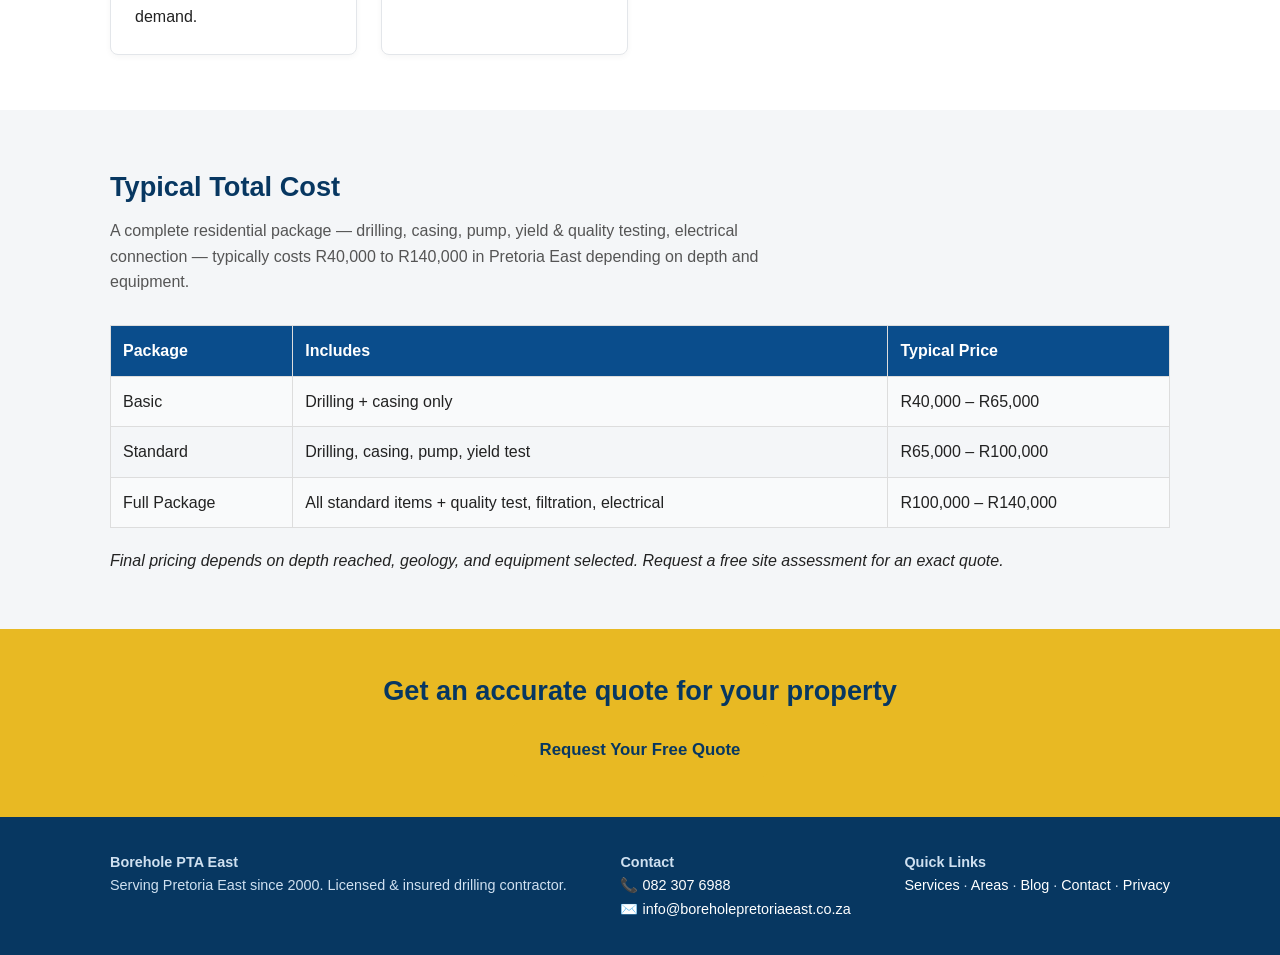
<file: borehole-site-upload/services.html>
<!DOCTYPE html>
<html lang="en-ZA">
<head>
<meta charset="UTF-8">
<meta name="viewport" content="width=device-width, initial-scale=1.0">
<title>Borehole Drilling Services &amp; Prices in Pretoria East | Borehole PTA East</title>
<meta name="description" content="Full list of borehole services in Pretoria East: drilling, casing, pump installation, yield &amp; water quality testing, filtration, geological surveys, with typical pricing.">
<link rel="canonical" href="https://www.boreholepretoriaeast.co.za/services.html">
<link rel="stylesheet" href="css/style.css">
<script type="application/ld+json">
{
  "@context": "https://schema.org",
  "@type": "BreadcrumbList",
  "itemListElement": [
    {"@type": "ListItem", "position": 1, "name": "Home", "item": "https://www.boreholepretoriaeast.co.za/"},
    {"@type": "ListItem", "position": 2, "name": "Services", "item": "https://www.boreholepretoriaeast.co.za/services.html"}
  ]
}
</script>
</head>
<body>
<header class="site-header">
  <div class="container">
    <a href="index.html" class="logo">Borehole<span>PTA East</span></a>
    <nav><ul>
      <li><a href="index.html">Home</a></li>
      <li><a href="services.html">Services</a></li>
      <li><a href="areas.html">Areas We Serve</a></li>
      <li><a href="blog/index.html">Blog</a></li>
      <li><a href="contact.html">Contact</a></li>
    </ul></nav>
    <a href="tel:+27823076988" class="phone-cta">📞 Call for a Free Quote</a>
  </div>
</header>

<section class="hero">
  <div class="container">
    <p class="breadcrumb" style="color:#cfe0f0;"><a href="index.html" style="color:#fff;">Home</a> / Services</p>
    <h1>Borehole Services &amp; Pricing in Pretoria East</h1>
    <p>From first site visit to a running tap — every service you need for a reliable private water supply.</p>
  </div>
</section>

<section class="alt">
  <div class="container">
    <div class="photo-feature">
      <img src="images/borehole-drilling-rig-optimized.jpeg" alt="Borehole drilling rig used for Pretoria East installations" width="900" height="600" loading="lazy">
      <p class="photo-caption">Rotary drilling equipment used on our Pretoria East borehole installations.</p>
    </div>
  </div>
</section>

<section>
  <div class="container">
    <h2>Our Services</h2>
    <div class="grid">
      <div class="card"><svg class="card-icon" viewBox="0 0 24 24" fill="none" stroke="currentColor" stroke-width="1.6"><path d="M3 20l9-16 9 16H3z"/></svg><h3>Geological Survey</h3><p>Site evaluation to find the best drilling point and estimate likely yield. R5,000–R10,000.</p></div>
      <div class="card"><svg class="card-icon" viewBox="0 0 24 24" fill="none" stroke="currentColor" stroke-width="1.6"><path d="M12 2l3 5h-6l3-5z"/><path d="M9 7v6l-2 9h10l-2-9V7"/></svg><h3>Borehole Drilling</h3><p>Rotary air drilling with casing, priced per metre (R300–R500/m). Most Pretoria East boreholes reach water at 60–90m.</p></div>
      <div class="card"><svg class="card-icon" viewBox="0 0 24 24" fill="none" stroke="currentColor" stroke-width="1.6"><path d="M12 2C12 2 5 10 5 15a7 7 0 0 0 14 0c0-5-7-13-7-13z"/></svg><h3>Water Yield Test</h3><p>Confirms sustainable extraction rate before you invest in a pump. R1,500–R5,000.</p></div>
      <div class="card"><svg class="card-icon" viewBox="0 0 24 24" fill="none" stroke="currentColor" stroke-width="1.6"><path d="M4 12l6 6L20 6"/></svg><h3>Water Quality Test</h3><p>Lab analysis for potability and household suitability. R1,500–R3,000.</p></div>
      <div class="card"><svg class="card-icon" viewBox="0 0 24 24" fill="none" stroke="currentColor" stroke-width="1.6"><rect x="6" y="4" width="12" height="16" rx="2"/><path d="M9 8h6M9 12h6M9 16h3"/></svg><h3>Pump Installation</h3><p>Submersible pump sizing, installation and electrical connection matched to your yield and household demand.</p></div>
      <div class="card"><svg class="card-icon" viewBox="0 0 24 24" fill="none" stroke="currentColor" stroke-width="1.6"><path d="M4 4h16v4l-6 6v6l-4-2v-4L4 8V4z"/></svg><h3>Filtration Systems</h3><p>Sediment, iron and UV filtration solutions from R2,000, tailored to your water quality test results.</p></div>
    </div>
  </div>
</section>

<section class="alt">
  <div class="container">
    <h2>Typical Total Cost</h2>
    <p class="lead">A complete residential package — drilling, casing, pump, yield &amp; quality testing, electrical connection — typically costs R40,000 to R140,000 in Pretoria East depending on depth and equipment.</p>
    <table>
      <tr><th>Package</th><th>Includes</th><th>Typical Price</th></tr>
      <tr><td>Basic</td><td>Drilling + casing only</td><td>R40,000 – R65,000</td></tr>
      <tr><td>Standard</td><td>Drilling, casing, pump, yield test</td><td>R65,000 – R100,000</td></tr>
      <tr><td>Full Package</td><td>All standard items + quality test, filtration, electrical</td><td>R100,000 – R140,000</td></tr>
    </table>
    <p><em>Final pricing depends on depth reached, geology, and equipment selected. Request a free site assessment for an exact quote.</em></p>
  </div>
</section>

<section class="cta-strip">
  <div class="container">
    <h2>Get an accurate quote for your property</h2>
    <a href="contact.html" class="btn">Request Your Free Quote</a>
  </div>
</section>

<footer>
  <div class="container footer-cols">
    <div><strong>Borehole PTA East</strong><p>Serving Pretoria East since 2000. Licensed &amp; insured drilling contractor.</p></div>
    <div><strong>Contact</strong><p>📞 <a href="tel:+27823076988">082 307 6988</a><br>✉️ <a href="mailto:info@boreholepretoriaeast.co.za">info@boreholepretoriaeast.co.za</a></p></div>
    <div><strong>Quick Links</strong><p><a href="services.html">Services</a> · <a href="areas.html">Areas</a> · <a href="blog/index.html">Blog</a> · <a href="contact.html">Contact</a> · <a href="privacy-policy.html">Privacy</a></p></div>
  </div>
</footer>
</body>
</html>
</file>
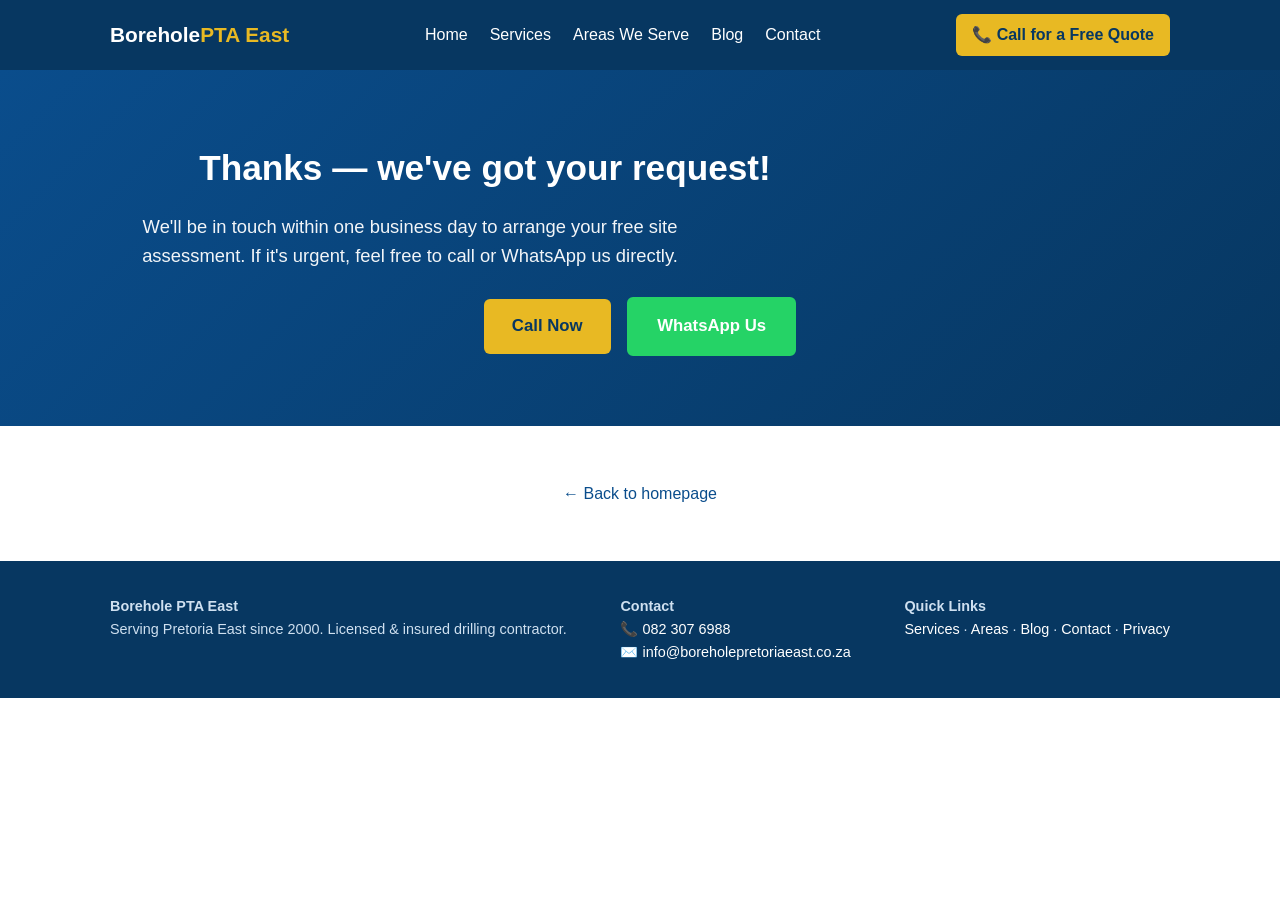
<file: borehole-site-upload/thank-you.html>
<!DOCTYPE html>
<html lang="en-ZA">
<head>
<meta charset="UTF-8">
<meta name="viewport" content="width=device-width, initial-scale=1.0">
<title>Thank You | Borehole PTA East</title>
<meta name="robots" content="noindex, follow">
<link rel="stylesheet" href="css/style.css">
</head>
<body>
<header class="site-header">
  <div class="container">
    <a href="index.html" class="logo">Borehole<span>PTA East</span></a>
    <nav><ul>
      <li><a href="index.html">Home</a></li>
      <li><a href="services.html">Services</a></li>
      <li><a href="areas.html">Areas We Serve</a></li>
      <li><a href="blog/index.html">Blog</a></li>
      <li><a href="contact.html">Contact</a></li>
    </ul></nav>
    <a href="tel:+27823076988" class="phone-cta">📞 Call for a Free Quote</a>
  </div>
</header>

<section class="hero">
  <div class="container" style="text-align:center;">
    <h1>Thanks — we've got your request!</h1>
    <p>We'll be in touch within one business day to arrange your free site assessment. If it's urgent, feel free to call or WhatsApp us directly.</p>
    <a href="tel:+27823076988" class="btn">Call Now</a>
    <a href="https://wa.me/27823076988" class="btn btn-whatsapp">WhatsApp Us</a>
  </div>
</section>

<section>
  <div class="container" style="text-align:center;">
    <p><a href="index.html">← Back to homepage</a></p>
  </div>
</section>

<footer>
  <div class="container footer-cols">
    <div><strong>Borehole PTA East</strong><p>Serving Pretoria East since 2000. Licensed &amp; insured drilling contractor.</p></div>
    <div><strong>Contact</strong><p>📞 <a href="tel:+27823076988">082 307 6988</a><br>✉️ <a href="mailto:info@boreholepretoriaeast.co.za">info@boreholepretoriaeast.co.za</a></p></div>
    <div><strong>Quick Links</strong><p><a href="services.html">Services</a> · <a href="areas.html">Areas</a> · <a href="blog/index.html">Blog</a> · <a href="contact.html">Contact</a> · <a href="privacy-policy.html">Privacy</a></p></div>
  </div>
</footer>
</body>
</html>
</file>
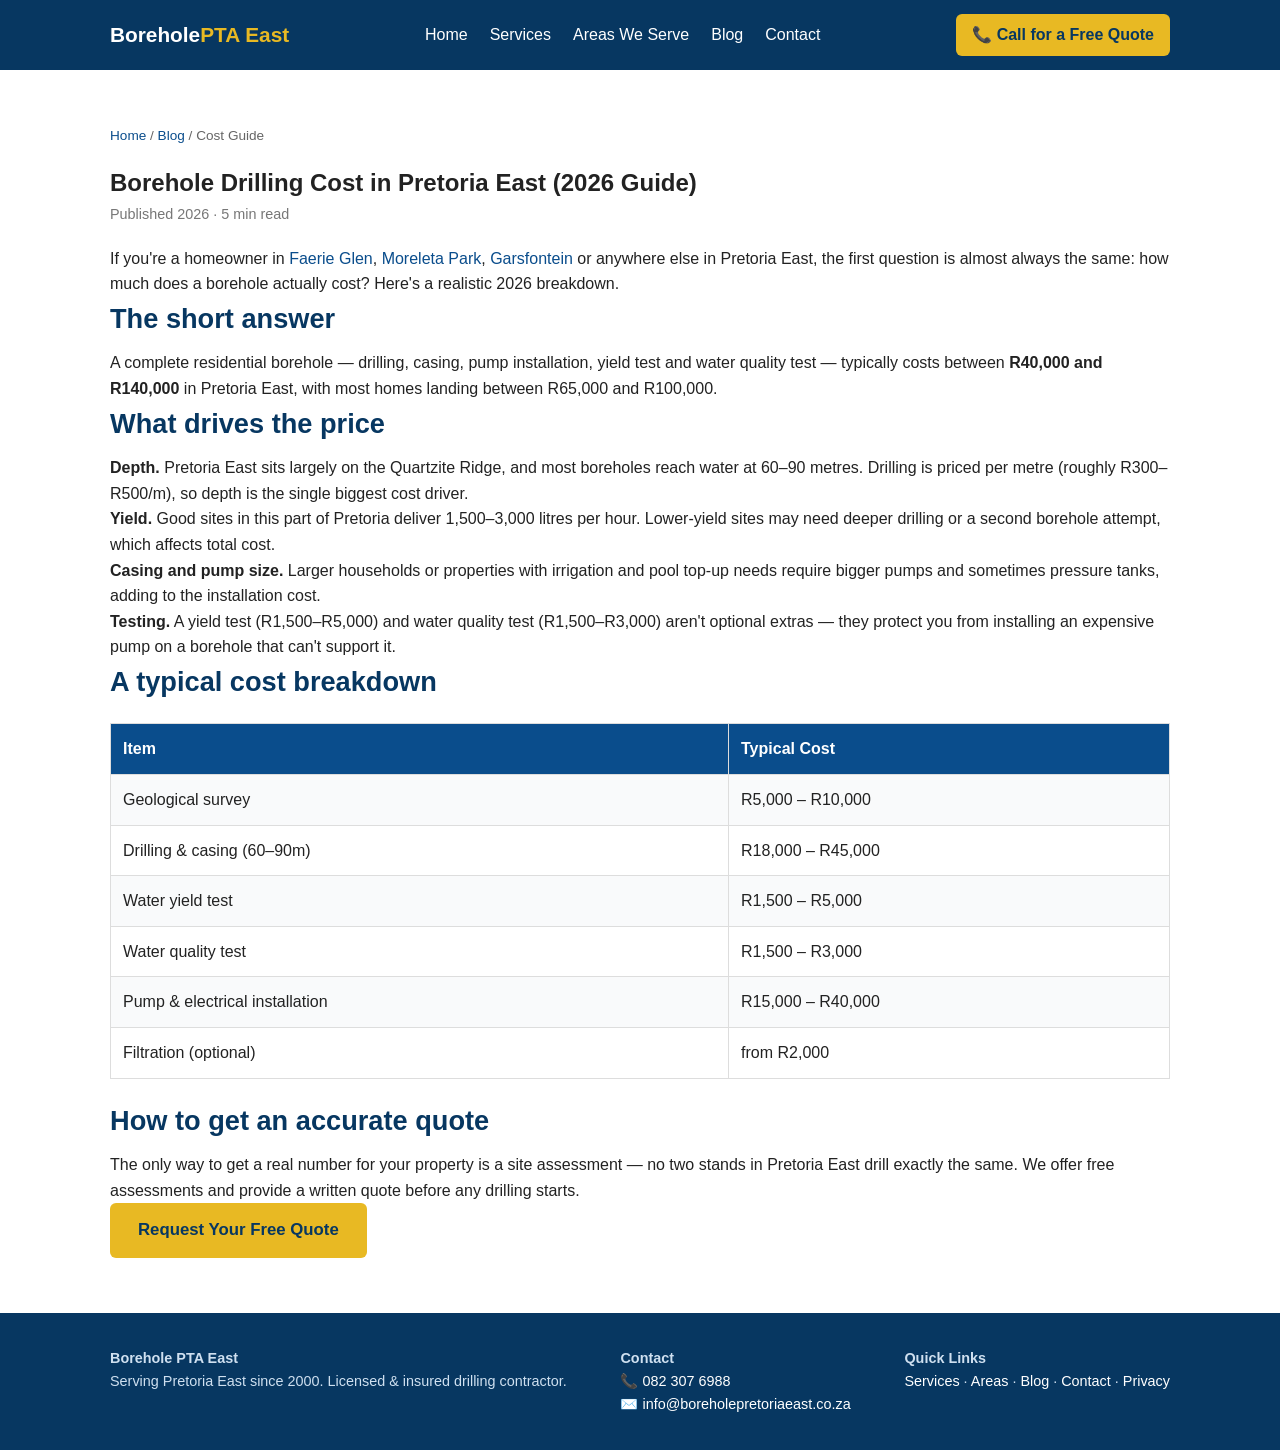
<file: borehole-site-upload/blog/borehole-cost-pretoria-east-2026.html>
<!DOCTYPE html>
<html lang="en-ZA">
<head>
<meta charset="UTF-8">
<meta name="viewport" content="width=device-width, initial-scale=1.0">
<title>Borehole Drilling Cost in Pretoria East (2026 Guide)</title>
<meta name="description" content="What does a borehole cost in Pretoria East in 2026? Full breakdown of drilling, casing, pump and testing costs by suburb geology.">
<link rel="canonical" href="https://www.boreholepretoriaeast.co.za/blog/borehole-cost-pretoria-east-2026.html">
<link rel="stylesheet" href="../css/style.css">
<script type="application/ld+json">
{
  "@context": "https://schema.org",
  "@type": "BreadcrumbList",
  "itemListElement": [
    {"@type": "ListItem", "position": 1, "name": "Home", "item": "https://www.boreholepretoriaeast.co.za/"},
    {"@type": "ListItem", "position": 2, "name": "Blog", "item": "https://www.boreholepretoriaeast.co.za/blog/index.html"},
    {"@type": "ListItem", "position": 3, "name": "Borehole Drilling Cost in Pretoria East (2026 Guide)", "item": "https://www.boreholepretoriaeast.co.za/blog/borehole-cost-pretoria-east-2026.html"}
  ]
}
</script>
</head>
<body>
<header class="site-header">
  <div class="container">
    <a href="../index.html" class="logo">Borehole<span>PTA East</span></a>
    <nav><ul>
      <li><a href="../index.html">Home</a></li>
      <li><a href="../services.html">Services</a></li>
      <li><a href="../areas.html">Areas We Serve</a></li>
      <li><a href="index.html">Blog</a></li>
      <li><a href="../contact.html">Contact</a></li>
    </ul></nav>
    <a href="tel:+27823076988" class="phone-cta">📞 Call for a Free Quote</a>
  </div>
</header>

<section>
  <div class="container">
    <p class="breadcrumb"><a href="../index.html">Home</a> / <a href="index.html">Blog</a> / Cost Guide</p>
    <h1>Borehole Drilling Cost in Pretoria East (2026 Guide)</h1>
    <p class="blog-post-meta">Published 2026 · 5 min read</p>

    <p>If you're a homeowner in <a href="../areas.html#faerie-glen">Faerie Glen</a>, <a href="../areas.html#moreleta-park">Moreleta Park</a>, <a href="../areas.html#garsfontein">Garsfontein</a> or anywhere else in Pretoria East, the first question is almost always the same: how much does a borehole actually cost? Here's a realistic 2026 breakdown.</p>

    <h2>The short answer</h2>
    <p>A complete residential borehole — drilling, casing, pump installation, yield test and water quality test — typically costs between <strong>R40,000 and R140,000</strong> in Pretoria East, with most homes landing between R65,000 and R100,000.</p>

    <h2>What drives the price</h2>
    <p><strong>Depth.</strong> Pretoria East sits largely on the Quartzite Ridge, and most boreholes reach water at 60–90 metres. Drilling is priced per metre (roughly R300–R500/m), so depth is the single biggest cost driver.</p>
    <p><strong>Yield.</strong> Good sites in this part of Pretoria deliver 1,500–3,000 litres per hour. Lower-yield sites may need deeper drilling or a second borehole attempt, which affects total cost.</p>
    <p><strong>Casing and pump size.</strong> Larger households or properties with irrigation and pool top-up needs require bigger pumps and sometimes pressure tanks, adding to the installation cost.</p>
    <p><strong>Testing.</strong> A yield test (R1,500–R5,000) and water quality test (R1,500–R3,000) aren't optional extras — they protect you from installing an expensive pump on a borehole that can't support it.</p>

    <h2>A typical cost breakdown</h2>
    <table>
      <tr><th>Item</th><th>Typical Cost</th></tr>
      <tr><td>Geological survey</td><td>R5,000 – R10,000</td></tr>
      <tr><td>Drilling &amp; casing (60–90m)</td><td>R18,000 – R45,000</td></tr>
      <tr><td>Water yield test</td><td>R1,500 – R5,000</td></tr>
      <tr><td>Water quality test</td><td>R1,500 – R3,000</td></tr>
      <tr><td>Pump &amp; electrical installation</td><td>R15,000 – R40,000</td></tr>
      <tr><td>Filtration (optional)</td><td>from R2,000</td></tr>
    </table>

    <h2>How to get an accurate quote</h2>
    <p>The only way to get a real number for your property is a site assessment — no two stands in Pretoria East drill exactly the same. We offer free assessments and provide a written quote before any drilling starts.</p>

    <p><a href="../contact.html" class="btn">Request Your Free Quote</a></p>
  </div>
</section>

<footer>
  <div class="container footer-cols">
    <div><strong>Borehole PTA East</strong><p>Serving Pretoria East since 2000. Licensed &amp; insured drilling contractor.</p></div>
    <div><strong>Contact</strong><p>📞 <a href="tel:+27823076988">082 307 6988</a><br>✉️ <a href="mailto:info@boreholepretoriaeast.co.za">info@boreholepretoriaeast.co.za</a></p></div>
    <div><strong>Quick Links</strong><p><a href="../services.html">Services</a> · <a href="../areas.html">Areas</a> · <a href="index.html">Blog</a> · <a href="../contact.html">Contact</a> · <a href="../privacy-policy.html">Privacy</a></p></div>
  </div>
</footer>
</body>
</html>
</file>
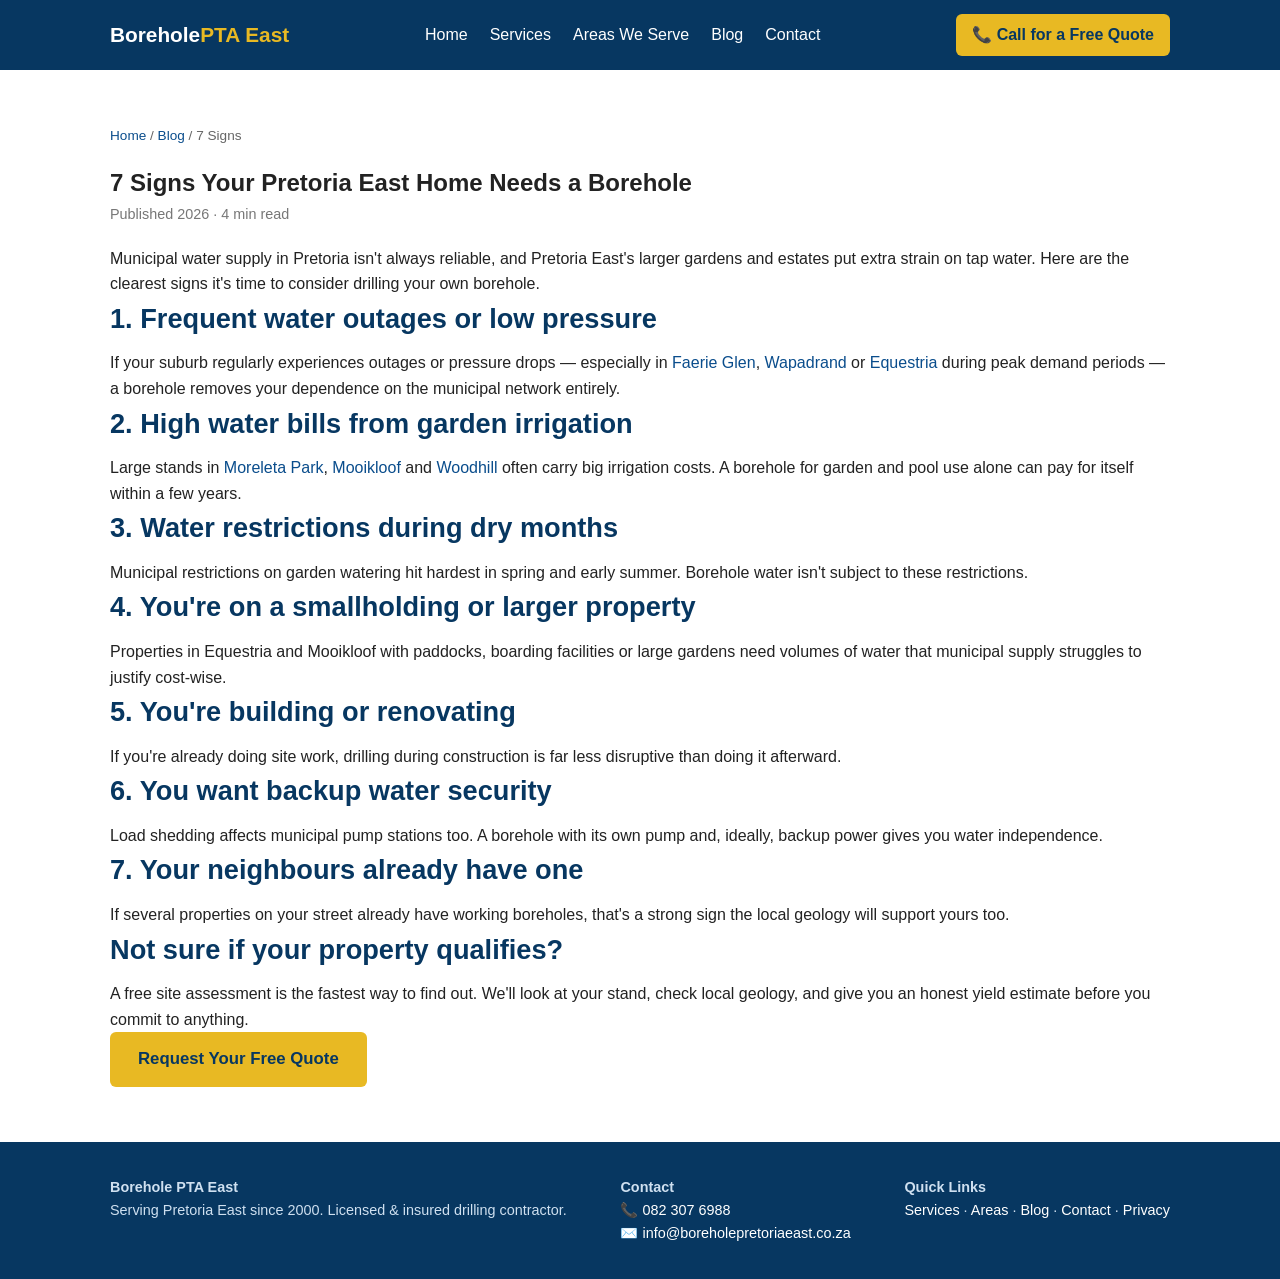
<file: borehole-site-upload/blog/signs-you-need-a-borehole.html>
<!DOCTYPE html>
<html lang="en-ZA">
<head>
<meta charset="UTF-8">
<meta name="viewport" content="width=device-width, initial-scale=1.0">
<title>7 Signs Your Pretoria East Home Needs a Borehole</title>
<meta name="description" content="From load shedding pump failures to summer water restrictions, here are 7 signs it's time to consider a borehole for your Pretoria East property.">
<link rel="canonical" href="https://www.boreholepretoriaeast.co.za/blog/signs-you-need-a-borehole.html">
<link rel="stylesheet" href="../css/style.css">
<script type="application/ld+json">
{
  "@context": "https://schema.org",
  "@type": "BreadcrumbList",
  "itemListElement": [
    {"@type": "ListItem", "position": 1, "name": "Home", "item": "https://www.boreholepretoriaeast.co.za/"},
    {"@type": "ListItem", "position": 2, "name": "Blog", "item": "https://www.boreholepretoriaeast.co.za/blog/index.html"},
    {"@type": "ListItem", "position": 3, "name": "7 Signs Your Pretoria East Home Needs a Borehole", "item": "https://www.boreholepretoriaeast.co.za/blog/signs-you-need-a-borehole.html"}
  ]
}
</script>
</head>
<body>
<header class="site-header">
  <div class="container">
    <a href="../index.html" class="logo">Borehole<span>PTA East</span></a>
    <nav><ul>
      <li><a href="../index.html">Home</a></li>
      <li><a href="../services.html">Services</a></li>
      <li><a href="../areas.html">Areas We Serve</a></li>
      <li><a href="index.html">Blog</a></li>
      <li><a href="../contact.html">Contact</a></li>
    </ul></nav>
    <a href="tel:+27823076988" class="phone-cta">📞 Call for a Free Quote</a>
  </div>
</header>

<section>
  <div class="container">
    <p class="breadcrumb"><a href="../index.html">Home</a> / <a href="index.html">Blog</a> / 7 Signs</p>
    <h1>7 Signs Your Pretoria East Home Needs a Borehole</h1>
    <p class="blog-post-meta">Published 2026 · 4 min read</p>

    <p>Municipal water supply in Pretoria isn't always reliable, and Pretoria East's larger gardens and estates put extra strain on tap water. Here are the clearest signs it's time to consider drilling your own borehole.</p>

    <h2>1. Frequent water outages or low pressure</h2>
    <p>If your suburb regularly experiences outages or pressure drops — especially in <a href="../areas.html#faerie-glen">Faerie Glen</a>, <a href="../areas.html#wapadrand">Wapadrand</a> or <a href="../areas.html#equestria">Equestria</a> during peak demand periods — a borehole removes your dependence on the municipal network entirely.</p>

    <h2>2. High water bills from garden irrigation</h2>
    <p>Large stands in <a href="../areas.html#moreleta-park">Moreleta Park</a>, <a href="../areas.html#mooikloof">Mooikloof</a> and <a href="../areas.html#woodhill">Woodhill</a> often carry big irrigation costs. A borehole for garden and pool use alone can pay for itself within a few years.</p>

    <h2>3. Water restrictions during dry months</h2>
    <p>Municipal restrictions on garden watering hit hardest in spring and early summer. Borehole water isn't subject to these restrictions.</p>

    <h2>4. You're on a smallholding or larger property</h2>
    <p>Properties in Equestria and Mooikloof with paddocks, boarding facilities or large gardens need volumes of water that municipal supply struggles to justify cost-wise.</p>

    <h2>5. You're building or renovating</h2>
    <p>If you're already doing site work, drilling during construction is far less disruptive than doing it afterward.</p>

    <h2>6. You want backup water security</h2>
    <p>Load shedding affects municipal pump stations too. A borehole with its own pump and, ideally, backup power gives you water independence.</p>

    <h2>7. Your neighbours already have one</h2>
    <p>If several properties on your street already have working boreholes, that's a strong sign the local geology will support yours too.</p>

    <h2>Not sure if your property qualifies?</h2>
    <p>A free site assessment is the fastest way to find out. We'll look at your stand, check local geology, and give you an honest yield estimate before you commit to anything.</p>

    <p><a href="../contact.html" class="btn">Request Your Free Quote</a></p>
  </div>
</section>

<footer>
  <div class="container footer-cols">
    <div><strong>Borehole PTA East</strong><p>Serving Pretoria East since 2000. Licensed &amp; insured drilling contractor.</p></div>
    <div><strong>Contact</strong><p>📞 <a href="tel:+27823076988">082 307 6988</a><br>✉️ <a href="mailto:info@boreholepretoriaeast.co.za">info@boreholepretoriaeast.co.za</a></p></div>
    <div><strong>Quick Links</strong><p><a href="../services.html">Services</a> · <a href="../areas.html">Areas</a> · <a href="index.html">Blog</a> · <a href="../contact.html">Contact</a> · <a href="../privacy-policy.html">Privacy</a></p></div>
  </div>
</footer>
</body>
</html>
</file>
<file: borehole-site-upload/css/style.css>
:root{
  --blue:#0a4d8c;
  --blue-dark:#073761;
  --sand:#e8b923;
  --gray:#f4f6f8;
  --text:#222;
}
*{box-sizing:border-box;margin:0;padding:0;}
body{font-family:'Segoe UI',Arial,sans-serif;color:var(--text);line-height:1.6;background:#fff;}
a{color:var(--blue);text-decoration:none;}
a:hover{text-decoration:underline;}
img{max-width:100%;display:block;}
.container{max-width:1100px;margin:0 auto;padding:0 20px;}

header.site-header{background:var(--blue-dark);color:#fff;position:sticky;top:0;z-index:100;}
header.site-header .container{display:flex;align-items:center;justify-content:space-between;padding:14px 20px;}
.logo{font-size:1.3rem;font-weight:700;color:#fff;}
.logo span{color:var(--sand);}
nav ul{list-style:none;display:flex;gap:22px;flex-wrap:wrap;}
nav a{color:#fff;font-weight:500;}
.phone-cta{background:var(--sand);color:var(--blue-dark);padding:8px 16px;border-radius:6px;font-weight:700;}
.phone-cta:hover{text-decoration:none;opacity:.9;}

.hero{background:linear-gradient(135deg,var(--blue),var(--blue-dark));color:#fff;padding:70px 0;}
.hero h1{font-size:2.2rem;margin-bottom:16px;max-width:750px;}
.hero p{font-size:1.15rem;max-width:600px;margin-bottom:26px;opacity:.95;}
.btn{display:inline-block;background:var(--sand);color:var(--blue-dark);padding:14px 28px;border-radius:6px;font-weight:700;font-size:1.05rem;border:none;cursor:pointer;}
.btn:hover{text-decoration:none;opacity:.9;}
.btn-outline{background:transparent;border:2px solid #fff;color:#fff;margin-left:12px;}
.btn-whatsapp{background:#25D366;color:#fff;margin-left:12px;border:2px solid #25D366;}
.btn-whatsapp:hover{background:#1ebe5a;border-color:#1ebe5a;opacity:1;}

section{padding:55px 0;}
section.alt{background:var(--gray);}
h2{font-size:1.7rem;margin-bottom:10px;color:var(--blue-dark);}
.lead{color:#555;max-width:700px;margin-bottom:30px;}

.grid{display:grid;grid-template-columns:repeat(auto-fit,minmax(240px,1fr));gap:24px;}
.card{background:#fff;border:1px solid #e3e6ea;border-radius:8px;padding:24px;box-shadow:0 2px 6px rgba(0,0,0,.04);}
.card h3{color:var(--blue-dark);margin-bottom:8px;}
.card-icon{width:44px;height:44px;color:var(--blue);margin-bottom:12px;}

.hero-flex{display:flex;flex-wrap:wrap;gap:40px;align-items:center;}
.hero-flex>div{flex:1;min-width:280px;}
.hero-icons{display:flex;gap:18px;margin-top:10px;opacity:.85;}
.hero-icons svg{width:32px;height:32px;color:#fff;}

.photo-feature{max-width:900px;margin:0 auto;border-radius:10px;overflow:hidden;box-shadow:0 4px 16px rgba(0,0,0,.08);}
.photo-feature img{width:100%;height:380px;object-fit:cover;display:block;}
.photo-caption{background:#fff;padding:14px 20px;color:#555;font-size:.9rem;margin:0;}

.faq-item{max-width:800px;border-bottom:1px solid #e3e6ea;padding:18px 0;}
.faq-item:first-of-type{border-top:1px solid #e3e6ea;}
.faq-item h3{color:var(--blue-dark);margin-bottom:6px;font-size:1.05rem;}
.faq-item p{color:#444;}

.breadcrumb{font-size:.85rem;color:#666;margin-bottom:18px;}
.breadcrumb a{color:var(--blue);}

.area-list{display:flex;flex-wrap:wrap;gap:10px;}
.area-list a{background:#fff;border:1px solid #d8dee5;padding:8px 14px;border-radius:20px;font-size:.92rem;}
.area-list a:hover{background:var(--blue);color:#fff;text-decoration:none;}

table{width:100%;border-collapse:collapse;margin:20px 0;}
th,td{padding:12px;border:1px solid #ddd;text-align:left;}
th{background:var(--blue);color:#fff;}
tr:nth-child(even){background:#f9fafb;}

.cta-strip{background:var(--sand);color:var(--blue-dark);text-align:center;padding:40px 0;}
.cta-strip h2{color:var(--blue-dark);}

form.lead-form{max-width:520px;background:#fff;border:1px solid #e3e6ea;border-radius:8px;padding:28px;color:var(--text);}
form.lead-form label{display:block;font-weight:600;margin-bottom:6px;margin-top:14px;color:var(--text);}
form.lead-form h3{color:var(--blue-dark);}
form.lead-form input,form.lead-form select,form.lead-form textarea{width:100%;padding:10px;border:1px solid #ccd3da;border-radius:5px;font-size:1rem;}
form.lead-form button{margin-top:20px;}
form.lead-form.on-dark{background:rgba(255,255,255,.97);}
.consent-label{display:flex;gap:8px;font-weight:400 !important;font-size:.85rem;color:#444;align-items:flex-start;margin-top:16px;}
.consent-label input{width:auto;margin-top:3px;}
.consent-label a{color:var(--blue);text-decoration:underline;}

footer{background:var(--blue-dark);color:#cfe0f0;padding:34px 0;font-size:.9rem;}
footer a{color:#fff;}
.footer-cols{display:flex;flex-wrap:wrap;gap:30px;justify-content:space-between;}
.blog-post-meta{color:#777;font-size:.9rem;margin-bottom:20px;}
blockquote{border-left:4px solid var(--blue);padding-left:16px;color:#444;margin:20px 0;font-style:italic;}

@media(max-width:700px){
  header.site-header .container{flex-direction:column;gap:10px;}
  nav ul{gap:12px;justify-content:center;}
  .hero h1{font-size:1.6rem;}
}
</file>
